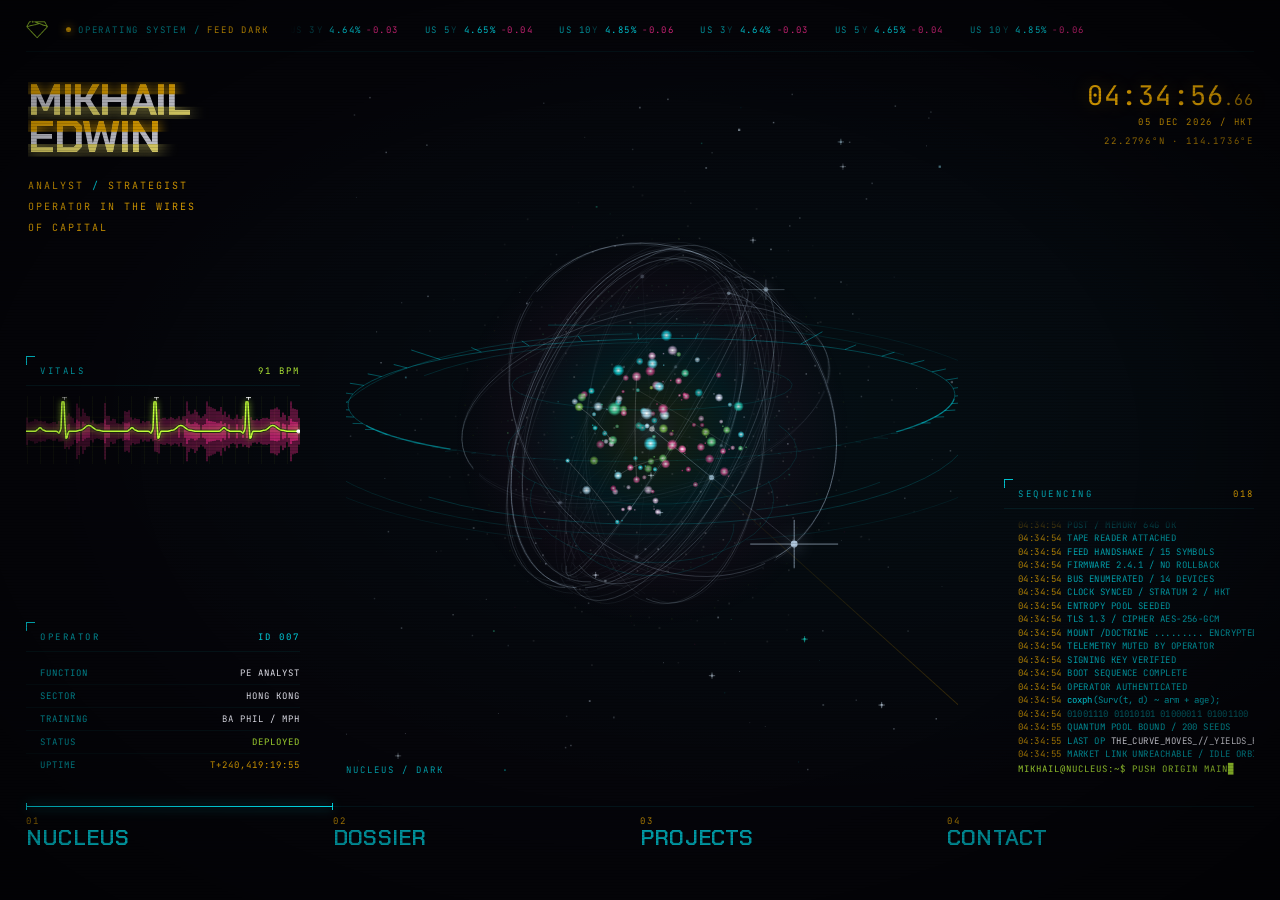
<file: index.html>
<!DOCTYPE html>
<html lang="en">
<head>
<meta charset="UTF-8" />
<meta name="viewport" content="width=device-width, initial-scale=1.0" />
<title>MIKHAIL EDWIN // NUCLEUS</title>
<meta name="description" content="Mikhail Edwin — analyst and strategist, operator in the wires of capital. Hong Kong.">
<meta name="theme-color" content="#05050a">
<meta property="og:type" content="website">
<meta property="og:site_name" content="Mikhail Edwin">
<meta property="og:title" content="MIKHAIL EDWIN">
<meta property="og:description" content="Mikhail Edwin — analyst and strategist, operator in the wires of capital. Hong Kong.">
<meta property="og:url" content="https://www.mikhailedwin.com/">
<meta name="twitter:card" content="summary">
<meta name="twitter:title" content="MIKHAIL EDWIN">
<meta name="twitter:description" content="Mikhail Edwin — analyst and strategist, operator in the wires of capital. Hong Kong.">
<link rel="canonical" href="https://www.mikhailedwin.com/">
<link rel="preconnect" href="https://fonts.googleapis.com">
<link rel="preconnect" href="https://fonts.gstatic.com" crossorigin>
<!-- Fonts must never hold up the first paint. This host is unreachable
     from some networks, and a blocking stylesheet means a blank page
     until it times out. Loaded as print, promoted on arrival; the type
     falls back to the system stack and swaps in when it lands. -->
<link href="https://fonts.googleapis.com/css2?family=Chakra+Petch:wght@300;600;700&family=JetBrains+Mono:wght@300;400;500&display=swap" rel="stylesheet" media="print" onload="this.media='all'">
<noscript><link href="https://fonts.googleapis.com/css2?family=Chakra+Petch:wght@300;600;700&family=JetBrains+Mono:wght@300;400;500&display=swap" rel="stylesheet"></noscript>
<link rel="icon" href="favicon.svg" type="image/svg+xml">
<link rel="stylesheet" href="hud.css?v=11">
<style>
/* ── Clock ────────────────────────────────────────────────── */
.clk { text-align: right; }
.clk .big {
  color: var(--amber); font-size: 27px; letter-spacing: .04em;
  font-variant-numeric: tabular-nums; line-height: 1;
  text-shadow: 0 0 18px rgba(255,184,0,.28);
}
.clk .big em { font-style: normal; color: rgba(255,184,0,.74); font-size: 15px; }
.clk .l { color: var(--am-2); font-size: 9px; letter-spacing: .2em; margin-top: 7px; }
.clk .l.date { color: var(--am-1); }

/* ── Field (the orbital ticker) ───────────────────────────── */
.field { position: relative; min-height: 0; cursor: crosshair; outline: none; }
#orb { display: block; width: 100%; height: 100%; }
.field:focus-visible { outline: 1px solid var(--mg-1); outline-offset: 4px; }

/* Warp-through: chrome falls away as the core rushes the viewer */
.hud { transition: opacity .17s ease-in, transform .28s cubic-bezier(.45,0,.9,.35), filter .17s ease-in; }
.hud.warping { opacity: 0; transform: scale(1.12); filter: blur(1.5px); }
.hud.warping .field { opacity: 1; }
.f-tag { position: absolute; bottom: 0; font-size: 9px; letter-spacing: .22em; color: var(--cy-2); pointer-events: none; }
.f-l { left: 0; }
.f-r { right: 0; text-align: right; }
.f-r b { color: var(--cy-1); font-weight: 400; }

/* ── Vitals ───────────────────────────────────────────────── */
#wave { display: block; width: 100%; height: 68px; }
</style>
</head>
<body>

<div class="hud">

  <header class="strip">
    <span class="mark"><img src="favicon.svg" alt="Mikhail Edwin" width="22" height="19"></span>
    <span class="build hide-s"><i class="pip warn" id="pip"></i>OPERATING SYSTEM / <em id="state" class="warn">INITIALISING</em></span>
    <div class="tape" id="tape" aria-hidden="true"><span class="tape-rail" id="tapeRail"></span></div>
    <span class="spacer"></span>
  </header>

  <!-- LEFT -->
  <div class="col">
    <div class="ident">
      <div class="n">
        <span class="glitch" data-text="MIKHAIL">MIKHAIL</span>
        <span class="glitch b" data-text="EDWIN">EDWIN</span>
      </div>
      <div class="r">ANALYST <i>/</i> STRATEGIST<br>OPERATOR IN THE WIRES<br>OF CAPITAL</div>
    </div>

    <div class="mod mod--vitals">
      <div class="h"><span>VITALS</span><b class="life"><span id="bpm">--</span> BPM</b></div>
      <canvas id="wave"></canvas>
    </div>

    <div class="mod mod--operator">
      <div class="h"><span>OPERATOR</span><b>ID 007</b></div>
      <div class="kv"><span class="k">FUNCTION</span><span class="v">PE ANALYST</span></div>
      <div class="kv"><span class="k">SECTOR</span><span class="v">HONG KONG</span></div>
      <div class="kv"><span class="k">TRAINING</span><span class="v">BA PHIL / MPH</span></div>
      <div class="kv"><span class="k">STATUS</span><span class="v life">DEPLOYED</span></div>
      <div class="kv"><span class="k">UPTIME</span><span class="v t" id="up">--</span></div>
    </div>
  </div>

  <!-- CENTRE FIELD -->
  <div class="field" id="field" role="button" tabindex="0"
       aria-label="Seven Eyes protocol. Opens the surveillance view.">
    <canvas id="orb"></canvas>
    <div class="f-tag f-l">NUCLEUS / <span id="f-mode">IDLE</span></div>
  </div>

  <!-- RIGHT -->
  <div class="col">
    <div class="clk">
      <div class="big"><span id="ck">00:00:00</span><em id="ms">.00</em></div>
      <div class="l date" id="dt">-- --- ----</div>
      <div class="l">22.2796&deg;N &middot; 114.1736&deg;E</div>
    </div>

    <div class="mod logmod mod--log">
      <div class="h time"><span>SEQUENCING</span><b id="seq">000</b></div>
      <div class="log" id="log"></div>
      <div class="caret" id="caret">mikhail@nucleus:~$ </div>
    </div>
  </div>

  <!-- BOTTOM MENU -->
  <nav class="menu" id="menu">
    <span class="menu-scan" id="scan"></span>
    <a class="mi on" href="#"><span class="idx">01</span><span class="t2">Nucleus</span><span class="c2">You are here</span></a>
    <a class="mi" href="dossier.html"><span class="idx">02</span><span class="t2">Dossier</span><span class="c2">Background and doctrine</span></a>
    <a class="mi" href="projects.html"><span class="idx">03</span><span class="t2">Projects</span><span class="c2">What I am building</span></a>
    <a class="mi" href="https://linkedin.com/in/mikhailedwin" target="_blank" rel="noopener"><span class="idx">04</span><span class="t2">Contact</span><span class="c2">Open the uplink</span></a>
  </nav>

</div>

<script>
(function () {
  'use strict';
  var RM = matchMedia('(prefers-reduced-motion: reduce)').matches;
  var $ = function (i) { return document.getElementById(i); };
  var lerp = function (a, b, t) { return a + (b - a) * t; };
  var LM = '193,255,58';

  /* ── Entropy ─────────────────────────────────────────────── */
  var QRN = [], qi = Math.floor(Math.random() * 9973);
  function qrand() { return QRN.length ? QRN[qi++ % QRN.length] : Math.random(); }
  // Shuffle bag: every entry comes up once before any comes up twice, and
  // the running order is different each time the bag refills. Beats plain
  // random, which clumps and repeats.
  function bagOf(arr) {
    var bag = [];
    return function () {
      if (!bag.length) {
        bag = arr.slice();
        for (var i = bag.length - 1; i > 0; i--) {
          var j = Math.floor(qrand() * (i + 1));
          var t = bag[i]; bag[i] = bag[j]; bag[j] = t;
        }
      }
      return bag.pop();
    };
  }
  fetch('quantum_rng.json?w=' + Math.floor(Date.now() / 6048e5))
    .then(function (r) { return r.json(); })
    .then(function (d) {
      if (d.values && d.values.length) {
        QRN = d.values;
        log('QUANTUM POOL BOUND / ' + d.values.length + ' SEEDS');
      }
    })
    .catch(function () { log('ENTROPY FALLBACK / PSEUDORANDOM'); });

  /* ── Clock / uptime ──────────────────────────────────────── */
  function pad(n, w) { return String(n).padStart(w || 2, '0'); }
  var fmt = new Intl.DateTimeFormat('en-GB', {
    timeZone: 'Asia/Hong_Kong', hour12: false,
    hour: '2-digit', minute: '2-digit', second: '2-digit',
    day: '2-digit', month: 'short', year: 'numeric'
  });
  var ckEl = $('ck'), msEl = $('ms'), dtEl = $('dt');
  var lastSec = -1, lastCk = '', lastDt = '', lastMs = '';
  function clock() {
    var now = Date.now();
    var sec = (now / 1000) | 0;
    if (sec !== lastSec) {                 // the expensive part, once a second
      lastSec = sec;
      var g = {};
      fmt.formatToParts(new Date(now)).forEach(function (p) { g[p.type] = p.value; });
      var ck = g.hour + ':' + g.minute + ':' + g.second;
      if (ck !== lastCk) { lastCk = ck; ckEl.textContent = ck; }
      var dt = g.day + ' ' + String(g.month).toUpperCase() + ' ' + g.year + ' / HKT';
      if (dt !== lastDt) { lastDt = dt; dtEl.textContent = dt; }
    }
    var ms = '.' + pad(Math.floor(now % 1000 / 10));
    if (ms !== lastMs) { lastMs = ms; msEl.textContent = ms; }
  }
  var BIRTH = new Date('1999-07-02T09:15:00Z').getTime();
  function uptime() {
    var s = Math.floor((Date.now() - BIRTH) / 1000);
    $('up').textContent = 'T+' + Math.floor(s / 3600).toLocaleString('en-US') + ':' + pad(s % 3600 / 60 | 0) + ':' + pad(s % 60);
  }
  uptime(); setInterval(uptime, 1000);

  /* ── Log ─────────────────────────────────────────────────── */
  var logEl = $('log'), seq = 0;
  var tfmt = new Intl.DateTimeFormat('en-GB', {
    timeZone: 'Asia/Hong_Kong', hour12: false,
    hour: '2-digit', minute: '2-digit', second: '2-digit'
  });
  function log(msg, cls) {
    var el = document.createElement('div');
    el.className = 'ln new ' + (cls || '');
    el.innerHTML = '<span class="ts">' + tfmt.format(new Date()) + '</span> ' + msg;
    logEl.appendChild(el);
    setTimeout(function () { el.classList.remove('new'); }, 360);
    while (logEl.children.length > 30) logEl.removeChild(logEl.firstChild);
    $('seq').textContent = pad(++seq % 1000, 3);
  }
  // Seed enough scrollback that the panel opens full rather than
  // with a void between the header and the first line.
  // A boot has a beginning and an end, so those stay put. Everything in
  // between is drawn fresh each load, in a fresh order, from a pool far
  // larger than the number of slots.
  var BOOT_MID = [
    'BUS ENUMERATED / 14 DEVICES',
    'KERNEL 4.1.7 / WETWARE BRIDGE OK',
    'MOUNT /nucleus  ................ OK',
    'MOUNT /doctrine ......... ENCRYPTED',
    'MOUNT /archive  ....... READ ONLY',
    'TLS 1.3 / CIPHER AES-256-GCM',
    'MARKET SOCKET OPENED',
    'FEED HANDSHAKE / 15 SYMBOLS',
    'ENTROPY POOL SEEDED',
    'CARDIO DRIVER ATTACHED',
    'CLOCK SYNCED / STRATUM 2 / HKT',
    'PAGE TABLES REBUILT / 0 FAULTS',
    'SCHEDULER ONLINE / 8 THREADS',
    'ORBITAL SOLVER LOADED',
    'COLOUR RAMP CALIBRATED',
    'TAPE READER ATTACHED',
    'YIELD CURVE PARSED / 5 TENORS',
    'CACHE WARM / 94% HIT',
    'WATCHDOG ARMED / 30s',
    'SIGNING KEY VERIFIED',
    'TELEMETRY MUTED BY OPERATOR',
    'FIRMWARE 2.4.1 / NO ROLLBACK'
  ];
  var bootBag = bagOf(BOOT_MID);
  log('POST / MEMORY 64G OK');
  var bootN = 8 + Math.floor(qrand() * 3);
  for (var bi = 0; bi < bootN; bi++) log(bootBag());
  log('BOOT SEQUENCE COMPLETE');
  log('OPERATOR AUTHENTICATED');

  /* ── The machine is always building ──────────────────────── */
  // Real data first: status.json carries the genuine last operation,
  // written by the GitHub Actions workflows. This line is actually true.
  fetch('status.json?t=' + Math.floor(Date.now() / 60000))
    .then(function (r) { return r.json(); })
    .then(function (d) { if (d.last_op) log('LAST OP <span class="s">' + d.last_op + '</span>'); })
    .catch(function () {});

  function hex(n) {
    var o = '', h = '0123456789abcdef';
    for (var i = 0; i < n; i++) o += h[Math.floor(qrand() * 16)];
    return o;
  }
  function toBin(w) {
    return w.split('').map(function (ch) {
      return ch.charCodeAt(0).toString(2).padStart(8, '0');
    }).join(' ');
  }

  var build = 470 + Math.floor(qrand() * 90);
  // Real work, in the two languages this operator actually thinks in:
  // quantitative finance and biostatistics.
  var CODE = [
    '<span class="c-k">double</span> <span class="c-f">blackScholes</span>(S,K,r,v,T) {',
    '  d1 = (log(S/K)+(r+v*v/<span class="c-n">2</span>)*T)/(v*sqrt(T));',
    'sharpe = (<span class="c-f">mean</span>(r) - rf) / <span class="c-f">stdev</span>(r);',
    'beta = <span class="c-f">cov</span>(ri, rm) / <span class="c-f">var</span>(rm);',
    '<span class="c-k">for</span> (<span class="c-k">auto</span>&amp; t : trades) pnl += t.qty * dP;',
    'var95 = <span class="c-f">percentile</span>(rets, <span class="c-n">5</span>);',
    'irr = <span class="c-f">npvSolve</span>(cf, guess=<span class="c-n">0.1</span>);',
    '<span class="c-k">const</span> dcf = cf.<span class="c-f">reduce</span>((a,c,t)=&gt;a+c/r**t);',
    'ev = mktCap + debt - cash; <span class="c-c">// EV</span>',
    '<span class="c-f">coxph</span>(Surv(t, d) ~ arm + age);',
    'hr = <span class="c-f">exp</span>(coef); <span class="c-c">// hazard ratio</span>',
    'km.<span class="c-f">fit</span>(T, event_observed=E);',
    '<span class="c-k">if</span> (p &lt; <span class="c-n">0.05</span>) <span class="c-f">rejectNull</span>();',
    'ci = [<span class="c-f">exp</span>(b-<span class="c-n">1.96</span>*se), <span class="c-f">exp</span>(b+<span class="c-n">1.96</span>*se)];',
    'auc = <span class="c-f">trapz</span>(fpr, tpr);',
    'expr = <span class="c-f">log2</span>(counts + <span class="c-n">1</span>);',
    '<span class="c-f">align</span>(seqA, seqB, BLOSUM62);',
    'power = <span class="c-f">tTestPower</span>(d=<span class="c-n">0.4</span>, n=<span class="c-n">180</span>);'
  ];
  /* ── Shell work ────────────────────────────────────────────
     Set dressing, not tooling: plausible operator commands with no
     real host behind any of them. Some carry their own reply. */
  function sh(bin, rest, out, bad) {
    var l = '<span class="sh"><span class="p">$</span> <span class="b">' + bin + '</span> ' + rest + '</span>';
    if (out) l += ' <span class="out' + (bad ? ' bad' : '') + '">' + out + '</span>';
    return l;
  }
  var OPS = [
    function () { return sh('nmap', '<span class="fl">-sS -T4 -p-</span> 10.0.<span class="fl">' + Math.floor(qrand() * 40) + '</span>.0/24',
                            '&rarr; ' + (1 + Math.floor(qrand() * 9)) + ' HOSTS UP'); },
    function () { return sh('ssh', '<span class="fl">-i</span> ~/.ssh/id_ed25519 ops@node-<span class="fl">' + pad(Math.floor(qrand() * 32), 2) + '</span>', '&rarr; AUTH OK'); },
    function () { return sh('tcpdump', "<span class=\"fl\">-i</span> eth0 'tcp port 443' <span class=\"fl\">-w</span> cap.pcap"); },
    function () { return sh('openssl', 's_client <span class="fl">-connect</span> feed:443', '&rarr; TLSv1.3 / CERT PINNED'); },
    function () { return sh('netstat', '<span class="fl">-tulpn</span> | grep LISTEN', '&rarr; ' + (2 + Math.floor(qrand() * 7)) + ' SOCKETS'); },
    function () { return sh('dig', '<span class="fl">+short</span> mikhailedwin.com', '&rarr; 104.21.' + Math.floor(qrand() * 255) + '.' + Math.floor(qrand() * 255)); },
    function () { return sh('gpg', '<span class="fl">--decrypt</span> doctrine.asc', '&rarr; GOOD SIGNATURE'); },
    function () { return sh('strace', '<span class="fl">-p</span> ' + (2000 + Math.floor(qrand() * 6000)) + ' <span class="fl">-e</span> trace=network'); },
    function () { return sh('curl', '<span class="fl">-s</span> feed/quote | jq <span class="st">\'.[] | .px\'</span>'); },
    function () { return sh('grep', '<span class="fl">-RIn</span> <span class="st">"SECRET"</span> <span class="fl">--exclude-dir=</span>.git', '&rarr; 0 MATCHES'); },
    function () { return sh('ssh-keygen', '<span class="fl">-lf</span> id_ed25519.pub', '&rarr; 256 SHA256:' + hex(6)); },
    function () { return sh('iptables', '<span class="fl">-A</span> OUTPUT <span class="fl">-p</span> tcp <span class="fl">--dport</span> 22 <span class="fl">-j</span> LOG'); },
    function () { return sh('base64', '<span class="fl">-d</span> payload.b64 | xxd | head <span class="fl">-n</span> 4'); },
    function () { return sh('awk', '<span class="st">\'{s+=$3} END {print s}\'</span> fills.csv', '&rarr; ' + (100 + Math.floor(qrand() * 900)) + 'K'); },
    function () { return sh('fail2ban-client', 'status sshd', '&rarr; ' + Math.floor(qrand() * 14) + ' BANNED'); },
    function () { return sh('rsync', '<span class="fl">-az --delete</span> ./dist node-04:/srv', '&rarr; ' + (10 + Math.floor(qrand() * 90)) + ' FILES'); },
    function () { return sh('sha256sum', 'nucleus.bin', '&rarr; ' + hex(10) + '&hellip;'); },
    function () { return sh('kill', '<span class="fl">-9</span> ' + (2000 + Math.floor(qrand() * 6000)), '&rarr; NO SUCH PROCESS', 1); },
    function () { return sh('tail', '<span class="fl">-f</span> /var/log/auth.log', '&rarr; ' + (1 + Math.floor(qrand() * 5)) + ' FAILED LOGINS', 1); },
    function () { return sh('systemctl', 'restart nucleus.service', '&rarr; ACTIVE'); }
  ];

  var CHATTER = [
    function () { return 'COMMIT <span class="s">' + hex(7) + '</span> // PUSHED'; },
    function () { return 'BUILD #' + (++build) + ' PASSED'; }
  ];
  var codeBag = bagOf(CODE), chatterBag = bagOf(CHATTER), opsBag = bagOf(OPS);
  (function chatter() {
    // Half code, half shell, punctuated by the occasional commit.
    var roll = qrand();
    var line = roll < .42 ? '<span class="code">' + codeBag() + '</span>'
             : roll < .84 ? opsBag()()
             : chatterBag()();
    log(line);
    setTimeout(chatter, 4420 + qrand() * 3380);
  })();

  var WORDS = ['MIKHAIL', 'DEPLOY', 'SIGNAL', 'CAPITAL', 'HONGKONG', 'NUCLEUS',
               'LIQUIDITY', 'MANDATE', 'CARRY', 'HAZARD', 'COHORT', 'ALPHA'];
  var wordBag = bagOf(WORDS);
  (function binary() {
    log('<span class="bin">' + toBin(wordBag()) + '</span>');
    setTimeout(binary, 14300 + qrand() * 6500);
  })();

  /* ── The terminal loses its mind ─────────────────────────
     Someone is in here editing while it runs: rows scramble,
     shear out of line, invert, and the whole panel tears its
     colour channels apart. Every effect self-heals.
     ──────────────────────────────────────────────────────── */
  var NOISE = '█▓░▒#?X!@01%$/\\<>[]{}=+*';
  var busy = 0;

  function rows() { return [].slice.call(logEl.children); }
  function pick() { var r = rows(); return r.length ? r[Math.floor(qrand() * r.length)] : null; }

  // Character scramble on a single row, then resolve.
  function scramble(el, ticks, speed) {
    if (!el || el._busy) return;
    el._busy = true; busy++;
    var html = el.innerHTML, txt = el.textContent, n = 0;
    var id = setInterval(function () {
      var ch = txt.split('');
      var hits = 2 + Math.floor(qrand() * 5);
      for (var i = 0; i < hits; i++) {
        var pos = Math.floor(Math.random() * ch.length);
        if (ch[pos] !== ' ') ch[pos] = NOISE[Math.floor(Math.random() * NOISE.length)];
      }
      el.textContent = ch.join('');
      if (++n >= ticks) {
        clearInterval(id);
        el.innerHTML = html; el._busy = false; busy--;
      }
    }, speed);
  }

  // Rows shear sideways for a beat.
  function slip(el) {
    if (!el) return;
    el.classList.add('slip');
    setTimeout(function () { el.classList.remove('slip'); }, 90 + qrand() * 120);
  }

  // A row flashes inverted, like a selection sweeping past.
  function invert(el) {
    if (!el) return;
    el.classList.add('inv');
    setTimeout(function () { el.classList.remove('inv'); }, 70 + qrand() * 90);
  }

  // Whole-panel channel tear.
  function tear() {
    logEl.classList.remove('tear');
    void logEl.offsetWidth;
    logEl.classList.add('tear');
    setTimeout(function () { logEl.classList.remove('tear'); }, 240);
  }

  // Constant low-level unrest.
  (function unrest() {
    var roll = qrand();
    if (busy < 3) {
      if (roll < .42)      scramble(pick(), 4 + Math.floor(qrand() * 4), 42);
      else if (roll < .66) slip(pick());
      else if (roll < .80) invert(pick());
    }
    setTimeout(unrest, 545 + qrand() * 1170);
  })();

  // Occasional full breakdown: several rows go at once and the panel tears.
  (function breakdown() {
    tear();
    var r = rows(), hit = Math.min(r.length, 3 + Math.floor(qrand() * 3));
    for (var i = 0; i < hit; i++) {
      (function (d) {
        setTimeout(function () {
          var el = r[r.length - 1 - d];
          scramble(el, 6 + Math.floor(qrand() * 5), 34);
          if (qrand() > .55) slip(el);
        }, d * 55);
      })(i);
    }
    setTimeout(breakdown, 9100 + qrand() * 11700);
  })();

  // The caret occasionally types a phantom command and gets denied.
  (function phantom() {
    var CMDS = ['recompile --core', 'trace 0x7ffd', 'patch nucleus.c', 'fit cox --robust',
                'push origin main', 'solve irr --newton', 'seq align --local'];
    var el = $('caret'), base = 'mikhail@nucleus:~$ ';
    var cmd = CMDS[Math.floor(qrand() * CMDS.length)], i = 0;
    var id = setInterval(function () {
      el.textContent = base + cmd.slice(0, ++i);
      if (i >= cmd.length) {
        clearInterval(id);
        setTimeout(function () { el.textContent = base; }, 900 + qrand() * 1200);
      }
    }, 55);
    setTimeout(phantom, 11700 + qrand() * 10400);
  })();

  /* ══════════════════════════════════════════════════════════
     MARKET
     ══════════════════════════════════════════════════════════ */
  var FH = 'd81kbb9r01qrojfbudjgd81kbb9r01qrojfbudk0';
  var EQ = ['NVDA','MSFT','AAPL','TSLA','META','BX','KKR','JPM','BABA','XOM','LLY','COIN'];
  var mkt = {}, feed = [];

  function get(url) {
    var c = new AbortController(), k = setTimeout(function () { c.abort(); }, 7000);
    return fetch(url, { signal: c.signal })
      .then(function (r) { clearTimeout(k); return r.ok ? r.json() : null; })
      .catch(function () { clearTimeout(k); return null; });
  }
  function money(n) {
    if (n == null) return '---';
    return '$' + (Math.abs(n) >= 10000
      ? n.toLocaleString('en-US', { maximumFractionDigits: 0 })
      : n.toLocaleString('en-US', { minimumFractionDigits: 2, maximumFractionDigits: 2 }));
  }
  function pctf(p) { return (p >= 0 ? '+' : '') + p.toFixed(2) + '%'; }

  function loadEq() {
    var jobs = [];
    for (var i = 0; i < EQ.length; i += 8) (function (b, k) {
      jobs.push(new Promise(function (res) {
        setTimeout(function () {
          Promise.all(b.map(function (s) {
            return get('https://finnhub.io/api/v1/quote?symbol=' + s + '&token=' + FH)
              .then(function (j) { if (j && j.c) mkt[s] = { price: j.c, pct: j.dp == null ? null : j.dp }; });
          })).then(res);
        }, k * 250);
      }));
    })(EQ.slice(i, i + 8), i / 8);
    return Promise.all(jobs);
  }
  function loadCx() {
    return get('https://api.coingecko.com/api/v3/simple/price?ids=bitcoin,ethereum,solana&vs_currencies=usd&include_24hr_change=true')
      .then(function (j) {
        if (!j) return;
        if (j.bitcoin)  mkt['BTC'] = { price: j.bitcoin.usd,  pct: j.bitcoin.usd_24h_change };
        if (j.ethereum) mkt['ETH'] = { price: j.ethereum.usd, pct: j.ethereum.usd_24h_change };
        if (j.solana)   mkt['SOL'] = { price: j.solana.usd,   pct: j.solana.usd_24h_change };
      });
  }

  function render() {
    var rows = Object.keys(mkt).map(function (s) { return { s: s, d: mkt[s] }; })
      .filter(function (r) { return r.d && r.d.pct != null; })
      .sort(function (a, b) { return b.d.pct - a.d.pct; });

    if (!rows.length) {
      var st = $('state'); st.textContent = 'FEED DARK'; st.className = 'warn';
      $('pip').className = 'pip warn';
      $('f-mode').textContent = 'DARK';
      log('MARKET LINK UNREACHABLE / IDLE ORBIT');
      return;
    }

    var st2 = $('state'); st2.textContent = 'ONLINE'; st2.className = '';
    $('pip').className = 'pip';
    var top = rows[0], low = rows[rows.length - 1];

    var vol = rows.reduce(function (a, r) { return a + Math.abs(r.d.pct); }, 0) / rows.length;
    $('f-mode').textContent = vol > 2 ? 'VOLATILE' : 'STABLE';

    // Volatility sets the CENTRE of the heart-rate band, not a fixed value
    bpmCentre = Math.max(76, Math.min(102, 78 + vol * 8));
    charge = Math.min(1, .3 + vol / 5);
    bind(rows);
    emitPulse();
    feed = rows.slice();
    log('SNAPSHOT / ' + rows.length + ' SYMBOLS / VOL ' + vol.toFixed(2) + '%');
  }

  /* ── Sovereign yields ──────────────────────────────────────
     Neither the Treasury nor FRED will answer a browser, so a
     scheduled job pulls them and leaves bonds.json on our own origin. */
  var bonds = [];
  function loadBonds() {
    return get('bonds.json?d=' + Math.floor(Date.now() / 216e5))
      .then(function (j) { if (j && j.rows) bonds = j.rows; });
  }

  var TAPE_NAME = { US3Y: 'US 3', US5Y: 'US 5', US10Y: 'US 10', CN10Y: 'CN 10', IN10Y: 'IN 10' };

  function tape() {
    var rail = $('tapeRail');
    if (!rail) return;
    var out = [];

    bonds.forEach(function (b) {
      if (b.val == null) return;
      var cls = b.chg == null ? '' : (b.chg >= 0 ? 'up' : 'dn');
      var ch = b.chg == null ? '' :
        '<span class="c ' + cls + '">' + (b.chg >= 0 ? '+' : '') + b.chg.toFixed(2) + '</span>';
      out.push('<span class="tk y' + (b.stale ? ' stale' : '') + '">' +
               '<span class="s">' + (TAPE_NAME[b.sym] || b.sym) + '</span>' +
               '<span class="p">' + b.val.toFixed(2) + '%</span>' + ch + '</span>');
    });

    Object.keys(mkt).forEach(function (k) {
      var d = mkt[k];
      if (!d || d.pct == null) return;
      out.push('<span class="tk">' +
               '<span class="s">' + k + '</span>' +
               '<span class="p">' + money(d.price) + '</span>' +
               '<span class="c ' + (d.pct >= 0 ? 'up' : 'dn') + '">' + pctf(d.pct) + '</span></span>');
    });

    if (!out.length) {
      rail.innerHTML = '<span class="tk"><span class="s">TAPE</span>' +
                       '<span class="p">AWAITING FEED</span></span>';
      return;
    }
    // Twice through, so the halfway wrap is seamless.
    var run = out.join('');
    rail.innerHTML = run + run;
    // Constant crawl speed regardless of how much is on the rail.
    var half = rail.scrollWidth / 2;
    if (half > 0) rail.style.animationDuration = Math.max(24, half / 32).toFixed(1) + 's';
  }

  function refresh() {
    // Yields come off our own origin and land immediately; the market legs
    // can take seconds or never answer at all. Paint as each arrives rather
    // than holding an empty rail hostage to the slowest one.
    loadBonds().then(tape);
    Promise.all([loadEq(), loadCx()]).then(function () { render(); tape(); });
  }
  refresh();
  setInterval(refresh, 90000);

  var fi = 0;
  setInterval(function () {
    if (!feed.length) return;
    var r = feed[fi++ % feed.length];
    log('<span class="s">' + r.s + '</span> ' + money(r.d.price) +
        ' <span class="n">' + pctf(r.d.pct) + '</span>', r.d.pct >= 0 ? 'up' : 'dn');
  }, 3640);

  /* ══════════════════════════════════════════════════════════
     THE NUCLEUS
     A 3D atom where hue carries data. Each symbol is an electron
     on its own precessing, inclined orbit; its colour is its
     performance on a continuous ramp:

        lime ── cyan ── pale ── rose ── magenta
        strong gain          flat          deep loss

     so a green day turns the whole atom lime and a bloodbath
     turns it magenta. The core runs a temperature gradient from
     white-hot centre out to the shell edge. Amber is never used
     here: it belongs to the time domain.
     ══════════════════════════════════════════════════════════ */
  var oCv = $('orb'), OG = null;
  oCv.style.cursor = 'crosshair';
  var bodies = [], charge = .3, spin = 0, coreRot = 0;
  // The outermost ring lives in the same space as the orbits rather than
  // being painted flat on the glass, so it can revolve and tumble at once.
  var ring = { rad: 1.42, inc: 0, ci: 1, si: 0, node: 0, prec: 0 }, ringPh = 0;

  /* ── THE BLOOM ─────────────────────────────────────────────
     A second state for the nucleus. For a few seconds it stops
     being an instrument and becomes geometry: kaleidoscopic,
     recursive, curving, and at the peak no longer bound to the
     palette at all. It is still a readout though. How often it
     opens and how far it goes are both set by how hard the
     market is moving, so the machine comes apart when the tape
     does. Every frequency in here sits far below 3Hz on purpose.
     ────────────────────────────────────────────────────────── */
  var psy = 0, psyT = 0, psyPeak = 0, psyHold = 0, psyNext = 10 + Math.random() * 14;
  var dwell = 0, dwellOn = false, lastHX = -9999, lastHY = -9999;
  var pbufA = null, pbufB = null, maskCv = null;
  var dimGrad = null, dimW = 0, dimH = 0, bloomTick = 0;
  var CAN_FILTER = (function () {
    try {
      var cc = document.createElement('canvas').getContext('2d');
      cc.filter = 'hue-rotate(90deg)';
      return cc.filter !== 'none' && cc.filter !== '';
    } catch (e) { return false; }
  })();

  var hoverX = -9999, hoverY = -9999, hoverBody = null;
  var fieldHot = false;
  var sweep = 0;
  var zoom = 0, zoomT0 = 0, warping = false;
  var FLARE = true;                       // dropped first if frames slip

  var camTX = 0, camTY = 0, camX = 0, camY = 0;
  var PARALLAX = matchMedia('(pointer: fine)').matches && !RM;
  if (PARALLAX) {
    addEventListener('pointermove', function (e) {
      camTX = (e.clientX / innerWidth - .5) * 2;
      camTY = (e.clientY / innerHeight - .5) * 2;
    }, { passive: true });
  }

  /* ── Tilt ──────────────────────────────────────────────────
     On a phone there is no cursor to lead the camera, so the
     handset itself becomes the cursor: tilt it and the atom leans
     with you. The first reading is taken as level, whatever way
     you happen to be holding it, and that neutral drifts very
     slowly so settling into a new position re-centres rather than
     pinning the view at the edge. iOS needs to be asked first,
     and asking has to come from a tap. */
  var tiltOn = false, tiltCal = false, tilt0x = 0, tilt0y = 0;
  function onTilt(e) {
    if (e.beta == null && e.gamma == null) return;
    var bB = e.beta || 0, gG = e.gamma || 0;
    var ang = (screen.orientation && screen.orientation.angle) || window.orientation || 0;
    var tx, ty;
    if (ang === 90)                       { tx =  bB; ty = -gG; }
    else if (ang === -90 || ang === 270)  { tx = -bB; ty =  gG; }
    else if (ang === 180)                 { tx = -gG; ty = -bB; }
    else                                  { tx =  gG; ty =  bB; }
    if (!tiltCal) { tilt0x = tx; tilt0y = ty; tiltCal = true; }
    else { tilt0x += (tx - tilt0x) * .0009; tilt0y += (ty - tilt0y) * .0009; }
    var dx = (tx - tilt0x) / 26, dy = (ty - tilt0y) / 26;
    camTX = dx < -1 ? -1 : dx > 1 ? 1 : dx;
    camTY = dy < -1 ? -1 : dy > 1 ? 1 : dy;
    tiltOn = true;
  }

  var tiltTag = null;
  function armTilt() {
    addEventListener('deviceorientation', onTilt, { passive: true });
    if (tiltTag) { tiltTag.remove(); tiltTag = null; }
  }
  if (!RM && !PARALLAX && typeof DeviceOrientationEvent !== 'undefined') {
    if (typeof DeviceOrientationEvent.requestPermission === 'function') {
      // iOS. Offer it rather than ambushing them with a system prompt, and
      // keep the control out of the way of the tap that opens Seven Eyes.
      tiltTag = document.createElement('button');
      tiltTag.className = 'tilt-arm';
      tiltTag.type = 'button';
      tiltTag.textContent = 'TILT TO ORBIT';
      tiltTag.addEventListener('click', function (ev) {
        ev.stopPropagation(); ev.preventDefault();
        DeviceOrientationEvent.requestPermission()
          .then(function (r) { if (r === 'granted') armTilt(); else tiltTag.textContent = 'TILT DENIED'; })
          .catch(function () { tiltTag.textContent = 'TILT UNAVAILABLE'; });
      });
      fieldEl0().appendChild(tiltTag);
    } else {
      armTilt();                       // Android and the rest just work
    }
  }
  function fieldEl0() { return document.getElementById('field'); }

  /* ── The performance ramp ─────────────────────────────────
     -1 (deep loss) .. 0 (flat) .. +1 (strong gain)            */
  var STOPS = [
    [-1.00, 255,  45, 146],   // magenta
    [-0.45, 255, 105, 175],   // rose
    [ 0.00, 190, 214, 236],   // pale, inert
    [ 0.45,   0, 240, 255],   // cyan
    [ 1.00, 193, 255,  58]    // lime
  ];
  function rampRaw(t) {
    t = Math.max(-1, Math.min(1, t));
    for (var i = 0; i < STOPS.length - 1; i++) {
      var a = STOPS[i], b = STOPS[i + 1];
      if (t <= b[0]) {
        var f = (t - a[0]) / (b[0] - a[0]);
        return [
          Math.round(a[1] + (b[1] - a[1]) * f),
          Math.round(a[2] + (b[2] - a[2]) * f),
          Math.round(a[3] + (b[3] - a[3]) * f)
        ];
      }
    }
    return [193, 255, 58];
  }

  /* Colours are looked up thousands of times a frame. Building a fresh
     array and a fresh 'rgba(...)' string every time was handing the
     garbage collector roughly three thousand objects per frame, which
     is what turns a steady renderer into an occasionally stuttering
     one. The ramp is now a fixed table and every colour carries its own
     cache of alpha strings, so a lookup allocates nothing at all. */
  function mkCol(r, g, b) { return { r: r, g: g, b: b, css: new Array(65) }; }
  var RAMPN = 192, RAMPT = new Array(RAMPN + 1);
  for (var ri = 0; ri <= RAMPN; ri++) {
    var rc0 = rampRaw((ri / RAMPN) * 2 - 1);
    RAMPT[ri] = mkCol(rc0[0], rc0[1], rc0[2]);
  }
  function ramp(t) {
    return RAMPT[t <= -1 ? 0 : t >= 1 ? RAMPN : (((t + 1) * .5 * RAMPN) + .5) | 0];
  }
  function rgba(c, a) {
    var ai = a <= 0 ? 0 : a >= 1 ? 64 : (a * 64 + .5) | 0;
    return c.css[ai] || (c.css[ai] = 'rgba(' + c.r + ',' + c.g + ',' + c.b + ',' +
                                     (ai / 64).toFixed(3) + ')');
  }
  var PALE = mkCol(190, 214, 236), MGC = mkCol(255, 45, 146), WHT = mkCol(255, 255, 255);

  /* A hundred and four nucleons were each building their own radial
     gradient every frame. Gradients are objects and building them is not
     free, so they are pre-rendered once into a small atlas instead and
     blitted. Twenty-four hue steps is far finer than the eye can follow
     on a four pixel dot. */
  var STARC = mkCol(214, 232, 248);
  var SPRN = 24, SPRR = 40, SPR = new Array(SPRN + 1);
  (function () {
    for (var i = 0; i <= SPRN; i++) {
      var col = i === SPRN ? MGC : RAMPT[Math.round((i / (SPRN - 1)) * RAMPN)];
      var cv = document.createElement('canvas');
      cv.width = cv.height = SPRR * 2;
      var g = cv.getContext('2d');
      var gr = g.createRadialGradient(SPRR, SPRR, 0, SPRR, SPRR, SPRR);
      gr.addColorStop(0, 'rgba(255,255,255,1)');
      gr.addColorStop(.55, 'rgba(' + col.r + ',' + col.g + ',' + col.b + ',.82)');
      gr.addColorStop(1, 'rgba(' + col.r + ',' + col.g + ',' + col.b + ',0)');
      g.fillStyle = gr;
      g.fillRect(0, 0, SPRR * 2, SPRR * 2);
      SPR[i] = cv;
    }
  })();

  /* ── Starfield: cheap parallax depth behind everything ──── */
  var STARS = 300, stars = [];
  for (var si = 0; si < STARS; si++) {
    stars.push({ x: qrand() * 2 - 1, y: qrand() * 2 - 1, d: .3 + qrand() * .7, f: .2 + qrand() * .8,
                 tw: .35 + qrand() * 1.5, tp: qrand() * 6.28,   // its own twinkle
                 hue: qrand() });                               // a few are not white
  }

  /* ── Core contents ───────────────────────────────────────── */
  var NUCLEONS = 104, nucleons = [];
  for (var n = 0; n < NUCLEONS; n++) {
    var u = qrand() * 2 - 1, ph = qrand() * Math.PI * 2;
    var rr = Math.cbrt(qrand()) * .92, sq = Math.sqrt(Math.max(0, 1 - u * u));
    nucleons.push({
      x: Math.cos(ph) * sq * rr, y: u * rr, z: Math.sin(ph) * sq * rr,
      r: 1.5 + qrand() * 2.3,
      tone: (n / (NUCLEONS - 1) + (qrand() - .5) * .12), // even spread across the ramp
      jf: .5 + qrand() * 1.6, jp: qrand() * 6.28,
      sat: qrand() > .55,                 // carries a satellite
      sp: 1 + qrand() * 2.4, spp: qrand() * 6.28,
      tf: .18 + qrand() * .55, tp: qrand() * 6.28,   // slow hue wander
      fl: 0, flTone: 0                                // transient snap to another hue
    });
  }
  function shell(count, spread) {
    var out = [], ga = Math.PI * (3 - Math.sqrt(5));
    for (var i = 0; i < count; i++) {
      var y = 1 - (i / (count - 1)) * 2;
      var r = Math.sqrt(Math.max(0, 1 - y * y)), th = ga * i * spread;
      out.push({ x: Math.cos(th) * r, y: y, z: Math.sin(th) * r, f: .25 + qrand() * .75 });
    }
    return out;
  }
  var cloud = shell(430, 1), halo = shell(210, 1.7), mist = shell(150, 2.3);
  var pulses = [];
  function emitPulse() { pulses.push({ r: 0, a: 1 }); }

  /* ══════════════════════════════════════════════════════════
     QUALITY GOVERNOR
     Unthrottled this renderer uses 1.8ms of a 16.6ms frame, so the
     script is not the problem on a good machine. On a slow one the
     cost is pixels: the canvas is drawn at up to twice the display
     resolution, which is four times the fill. So watch the frame
     clock and, if it keeps missing, rasterise less. Step back up
     when it recovers. Hysteresis on both directions so it settles
     instead of flapping.
     ══════════════════════════════════════════════════════════ */
  var QUAL = 3;                      // 3 full, 0 threadbare
  var QDPR  = [1, 1.25, 1.5, 2];     // backing store cap per level
  var QSHEL = [3, 2, 1, 1];          // draw every Nth shell point
  var QSTAR = [.34, .55, .78, 1];    // fraction of the starfield
  var QTICK = [0, 28, 56, 84];       // graduations on the outer ring
  var frameEMA = 16.7, qGood = 0, qBad = 0;

  function governor(ms) {
    if (RM) return;
    // While the nucleus is open it is meant to be expensive. Feeding that
    // cost back in here let the bloom demote itself, and a demoted machine
    // stops blooming, so it never got the chance to earn its way back.
    if (psy > .002) { qBad = 0; return; }
    frameEMA += (Math.min(ms, 100) - frameEMA) * .05;
    if (frameEMA > 23 && QUAL > 0) {
      if (++qBad > 45) { QUAL--; qBad = qGood = 0; frameEMA = 16.7; sizeAll(); }
    } else qBad = 0;
    if (frameEMA < 14 && QUAL < 3) {
      if (++qGood > 240) { QUAL++; qGood = qBad = 0; frameEMA = 16.7; sizeAll(); }
    } else qGood = 0;
  }

  function fit(cv) {
    var d = Math.min(devicePixelRatio || 1, QDPR[QUAL]);
    var w = cv.clientWidth, h = cv.clientHeight;
    cv.width = Math.max(1, w * d); cv.height = Math.max(1, h * d);
    var c = cv.getContext('2d');
    c.setTransform(d, 0, 0, d, 0, 0);
    return { c: c, w: w, h: h };
  }

  /* ── 3D ──────────────────────────────────────────────────── */
  var OP = { x: 0, y: 0, z: 0 };
  function orbitPoint(b, theta, dinc) {
    var ci = b.ci, si = b.si;
    if (dinc) { var ii = b.inc + dinc; ci = Math.cos(ii); si = Math.sin(ii); }
    var ox = Math.cos(theta) * b.rad, oy = Math.sin(theta) * b.rad;
    var y1 = oy * ci, z1 = oy * si;
    var node = b.node + b.prec;                   // precession
    var cn = Math.cos(node), sn = Math.sin(node);
    OP.x = ox * cn + z1 * sn; OP.y = y1; OP.z = -ox * sn + z1 * cn;
    return OP;
  }
  var cy_, sy_, cp_, sp_;
  function setCam(yaw, pitch) {
    cy_ = Math.cos(yaw); sy_ = Math.sin(yaw);
    cp_ = Math.cos(pitch); sp_ = Math.sin(pitch);
  }
  /* Projection runs many thousands of times a frame. It used to be handed
     a fresh object and hand one back, so the two of them together were the
     single largest source of garbage in the renderer. It now writes into a
     scratch record and returns that. Anything that needs to KEEP a result
     past the next call has to copy it: see cpPt below. */
  var PT = { x: 0, y: 0, z: 0, s: 0 };
  var RTK = { rad: 0, ci: 1, si: 0, node: 0, prec: 0 };
  function project3(px, py, pz, cx, cy, R) {
    var x1 = px * cy_ - pz * sy_;
    var z1 = px * sy_ + pz * cy_;
    var y1 = py * cp_ - z1 * sp_;
    var z2 = py * sp_ + z1 * cp_;
    var persp = 1 / (2.5 - z2 * .85);
    PT.x = cx + x1 * R * persp * 1.92;
    PT.y = cy + y1 * R * persp * 1.92;
    PT.z = z2; PT.s = persp;
    return PT;
  }
  function project(p, cx, cy, R) { return project3(p.x, p.y, p.z, cx, cy, R); }
  function cpPt(p) { return { x: p.x, y: p.y, z: p.z, s: p.s }; }

  /* ── Bodies ──────────────────────────────────────────────── */
  function makeBody(sym, pct, price, mag, norm, i, total) {
    var inc = (-.62 + (i / Math.max(1, total - 1)) * 1.24) + (qrand() - .5) * .3;
    return {
      sym: sym, pct: pct, price: price, norm: norm,
      col: ramp(norm),
      rad: .64 + mag * .56,
      sp: .16 + mag * .52,
      th: qrand() * Math.PI * 2,
      size: 1.9 + mag * 3.4,
      dim: sym === null,
      hot: 0, near: false,
      inc: inc, ci: Math.cos(inc), si: Math.sin(inc),
      node: qrand() * Math.PI * 2, prec: 0,
      precSp: (qrand() - .5) * .09,
      moon: false, moonTh: qrand() * 6.28,
      wf: .5 + qrand() * 1.7, wp: qrand() * 6.28,
      motes: [qrand() * 6.28, qrand() * 6.28, qrand() * 6.28, qrand() * 6.28, qrand() * 6.28],
      trail: [], tlen: 10 + Math.round(mag * 24)
    };
  }
  function idle() {
    bodies = [];
    for (var i = 0; i < 9; i++) {
      bodies.push(makeBody(null, 0, null, .3 + qrand() * .35, (i % 2 ? -.35 : .35), i, 9));
    }
  }
  idle();

  function bind(rows) {
    var max = Math.max(1.2, rows.reduce(function (m, r) { return Math.max(m, Math.abs(r.d.pct)); }, 0));
    bodies = rows.map(function (r, i) {
      var mag = Math.abs(r.d.pct) / max;
      return makeBody(r.s, r.d.pct, r.d.price, mag, r.d.pct / max, i, rows.length);
    });
    // The three biggest movers each carry a moon.
    bodies.slice().sort(function (a, b) { return Math.abs(b.pct) - Math.abs(a.pct); })
      .slice(0, 3).forEach(function (b) { b.moon = true; });
  }

  /* ══════════════════════════════════════════════════════════
     RENDER
     ══════════════════════════════════════════════════════════ */
  function drawField(t, dt) {
    var c = OG.c, W = OG.w, H = OG.h;
    var cx = W * .5, cy = H * .5;
    var R = Math.min(W * .40, H * .48);
    c.clearRect(0, 0, W, H);

    if (warping) {
      var zp = Math.min(1, (t * 1000 - zoomT0) / 280);
      zoom = zp * zp * zp;
      R *= 1 + zoom * 22;

    }

    camX = lerp(camX, camTX, .045);
    camY = lerp(camY, camTY, .045);
    setCam(camX * .85 + spin, -.34 + camY * .55);
    spin += dt * .05; coreRot += dt * .12; sweep += dt * .55;
    ringPh += dt * .21; ring.node += dt * .075;
    ring.inc = -1.12 + Math.sin(t * .105) * .34;
    ring.ci = Math.cos(ring.inc); ring.si = Math.sin(ring.inc);
    cx += camX * 22; cy += camY * 12;

    /* ── Bloom scheduling ─────────────────────────────────
       psyT is where it wants to be, psy walks there over 1.5s so
       it can never snap. psyPeak is the ceiling volatility allows. */
    if (RM || warping) { psy = psyT = 0; dwell = 0; dwellOn = false; }
    else {
      // Dwell: rest the pointer on the very centre and it opens.
      if (PARALLAX && hoverX > -9000) {
        var ddx = hoverX - W * .5, ddy = hoverY - H * .5;
        var atCore = Math.hypot(ddx, ddy) < R * .34;
        var still = Math.abs(hoverX - lastHX) < 7 && Math.abs(hoverY - lastHY) < 7;
        dwell = (atCore && still) ? dwell + dt : 0;
        lastHX = hoverX; lastHY = hoverY;
      } else dwell = 0;
      dwellOn = dwell > 1.1;

      if (dwellOn) { psyT = 1; psyPeak = 1; }
      else if (psyT > 0) { psyHold -= dt; if (psyHold <= 0) psyT = 0; }
      else {
        psyNext -= dt;
        if (psyNext <= 0) {
          psyT = 1;
          psyPeak = .55 + charge * .45;              // volatility sets the ceiling
          psyHold = 6 + Math.random() * 4;
          psyNext = (42 + Math.random() * 34) / (.6 + charge);   // and the spacing
          log('GEOMETRY UNBOUND / NUCLEUS OFF LEASH');
        }
      }
      var step = dt / 1.5;                            // full travel takes 1.5s
      psy += Math.max(-step, Math.min(step, psyT - psy));
    }

    var hot = fieldHot ? 1 : 0;
    var accent = hot ? '255,45,146' : '0,240,255';
    var fade = 1 - zoom;

    /* ── 1. Starfield ────────────────────────────────────── */
    var nStars = (stars.length * QSTAR[QUAL]) | 0;
    for (var s0 = 0; s0 < nStars; s0++) {
      var st = stars[s0];
      var sx = cx + (st.x * W * .62) - camX * 34 * st.d;
      var sy2 = cy + (st.y * H * .62) - camY * 20 * st.d;
      // Twinkle: a slow beat with a faster one folded in, so no two agree.
      var tw = RM ? .68 : .5 + (Math.sin(t * st.tw + st.tp) * .5 + .5) * .5
                        + Math.sin(t * st.tw * 3.7 + st.tp * 2) * .12;
      var a3 = Math.max(0, (.16 + st.f * .40 * st.d) * tw) * fade;
      // Most are cold white; a scattered few pick up the ramp.
      c.fillStyle = rgba(st.hue > .84 ? ramp(st.hue * 6 - 5.1) : STARC, a3);
      var ss = (st.d < .55 ? 1 : 1.5) + (tw > .92 ? .8 : 0);
      c.fillRect(sx, sy2, ss, ss);
      if (tw > .96 && st.d > .55) {          // the brightest moments spike
        c.fillRect(sx - 2, sy2 + ss / 2 - .5, ss + 4, 1);
        c.fillRect(sx + ss / 2 - .5, sy2 - 2, 1, ss + 4);
      }
    }

    /* ── 2. Scaffold ─────────────────────────────────────── */
    var sqz = .30 + camY * .16;
    c.save(); c.translate(cx, cy);
    [[1.30,.16,.13,2.1],[1.44,.10,-.09,1.4],[1.18,.13,.21,.9],[1.56,.07,-.05,2.6]]
      .forEach(function (g, gi) {
        var a0 = t * g[2] + gi * 1.7;
        c.strokeStyle = 'rgba(' + accent + ',' + ((g[1] + hot * .1) * fade).toFixed(3) + ')';
        c.lineWidth = 1;
        c.beginPath(); c.ellipse(0, 0, R * g[0], R * g[0] * sqz, 0, a0, a0 + g[3]); c.stroke();
        c.beginPath(); c.ellipse(0, 0, R * g[0], R * g[0] * sqz, 0, a0 + Math.PI, a0 + Math.PI + g[3] * .6); c.stroke();
      });
    c.restore();

    /* ── The outer ring, revolving and tumbling ──────────── */
    c.lineWidth = 1;
    var rp = [];
    for (var rk = 0; rk <= 128; rk++) rp.push(cpPt(project(orbitPoint(ring, rk / 128 * Math.PI * 2), cx, cy, R)));
    for (var rj = 1; rj <= 128; rj++) {
      var pA = rp[rj - 1], pB = rp[rj];
      var dep2 = (pA.z + pB.z) * .5;
      c.strokeStyle = 'rgba(' + accent + ',' + (((dep2 < 0 ? .08 : .26) + hot * .10) * fade).toFixed(3) + ')';
      c.beginPath(); c.moveTo(pA.x, pA.y); c.lineTo(pB.x, pB.y); c.stroke();
    }

    // Graduations revolve around the ring independently of the tumble.
    // Only two tick styles exist, so build their colours once rather than
    // once per tick.
    var tkBack  = 'rgba(' + accent + ',' + ((.10 + hot * .14) * fade).toFixed(3) + ')';
    var tkFront = 'rgba(' + accent + ',' + ((.34 + hot * .14) * fade).toFixed(3) + ')';
    var nTk = QTICK[QUAL];
    for (var rt = 0; rt < nTk; rt++) {
      var rth = rt / nTk * Math.PI * 2 + ringPh;
      // project3 returns a shared scratch record, so these have to be read
      // out before the next call overwrites them.
      var tp0 = project(orbitPoint(ring, rth), cx, cy, R);
      var tkx = tp0.x, tky = tp0.y, tkz = tp0.z;
      var maj = rt % 7 === 0;
      // Outward along the ring's own plane, not the screen's, so the
      // graduations lie flat on it as it tumbles.
      RTK.rad = ring.rad * (maj ? 1.075 : 1.032);
      RTK.ci = ring.ci; RTK.si = ring.si; RTK.node = ring.node;
      var outer = project(orbitPoint(RTK, rth), cx, cy, R);
      c.strokeStyle = tkz < 0 ? tkBack : tkFront;
      c.beginPath();
      c.moveTo(tkx, tky);
      c.lineTo(outer.x, outer.y);
      c.stroke();
    }

    // Two brackets ride the ring, a half turn apart.
    c.lineWidth = 1.4;
    c.strokeStyle = 'rgba(' + accent + ',' + ((.40 + hot * .3) * fade).toFixed(3) + ')';
    [0, Math.PI].forEach(function (o) {
      c.beginPath();
      for (var bq = 0; bq <= 14; bq++) {
        var bp = project(orbitPoint(ring, o - ringPh * .6 - .30 + bq / 14 * .60), cx, cy, R);
        bq === 0 ? c.moveTo(bp.x, bp.y) : c.lineTo(bp.x, bp.y);
      }
      c.stroke();
    });
    c.lineWidth = 1;

    /* ── Shockwaves ──────────────────────────────────────── */
    for (var pz = pulses.length - 1; pz >= 0; pz--) {
      var pu = pulses[pz];
      pu.r += dt * 1.15; pu.a -= dt * .62;
      if (pu.a <= 0) { pulses.splice(pz, 1); continue; }
      c.save(); c.translate(cx, cy);
      c.strokeStyle = 'rgba(' + accent + ',' + (pu.a * .30 * fade).toFixed(3) + ')';
      c.lineWidth = 1;
      c.beginPath(); c.ellipse(0, 0, R * pu.r * 1.5, R * pu.r * 1.5 * sqz, 0, 0, Math.PI * 2); c.stroke();
      c.restore();
    }
    if (!RM && qrand() < dt * .22) emitPulse();

    /* ── 3. Advance bodies ───────────────────────────────── */
    var drawn = [];
    for (var i = 0; i < bodies.length; i++) {
      var b = bodies[i];
      var rate = RM ? 1 : 1 + Math.sin(t * b.wf + b.wp) * .22;
      b.th += dt * b.sp * rate;
      b.prec += dt * b.precSp;
      b.moonTh += dt * 2.6;
      var pt = project(orbitPoint(b, b.th), cx, cy, R);
      b.px = pt.x; b.py = pt.y; b.pz = pt.z; b.ps = pt.s;
      b.trail.push({ x: pt.x, y: pt.y });
      if (b.trail.length > b.tlen) b.trail.shift();

      var ang = Math.atan2(b.py - cy, b.px - cx);
      var d0 = ((sweep - ang) % 6.2832 + 6.2832) % 6.2832;
      if (d0 < .34) b.hot = 1;
      b.hot = Math.max(0, b.hot - dt * 1.6);
      b.near = Math.abs(hoverX - b.px) < 24 && Math.abs(hoverY - b.py) < 20;
      drawn.push(b);
    }
    hoverBody = drawn.filter(function (x) { return x.near && x.sym; })[0] || null;

    /* ── 4. Spokes + probability haze + tracks (behind) ──── */
    c.lineWidth = 1;
    drawn.forEach(function (b) {
      var col = b.dim ? PALE : b.col;
      c.strokeStyle = rgba(col, ((b.pz < 0 ? .035 : .075) + b.hot * .10) * fade);
      c.beginPath(); c.moveTo(cx, cy); c.lineTo(b.px, b.py); c.stroke();
    });

    function strand(b, behind, dinc, alpha, col) {
      c.beginPath();
      var started = false;
      for (var q = 0; q <= 76; q++) {
        var pp = project(orbitPoint(b, q / 76 * Math.PI * 2, dinc), cx, cy, R);
        if ((pp.z < 0) !== behind) { started = false; continue; }
        if (!started) { c.moveTo(pp.x, pp.y); started = true; } else c.lineTo(pp.x, pp.y);
      }
      c.strokeStyle = rgba(col, alpha);
      c.stroke();
    }

    function track(b, behind) {
      var col = b.dim ? PALE : b.col;
      c.lineWidth = 1;
      var lit = ((behind ? .08 : .20) + (b.near ? .30 : 0) + b.hot * .14) * fade;

      // A band, not a wire: two ghost strands either side of the true path,
      // breathing slowly so the shell reads as a region of probability.
      var spread = .050 + Math.sin(t * .34 + b.node) * .022;
      strand(b, behind, -spread, lit * .30, col);
      strand(b, behind,  spread, lit * .30, col);
      strand(b, behind, 0, lit, col);

      if (behind || b.dim) return;

      // Period ticks: 24 fine marks, every sixth raised into a longer spur.
      for (var m = 0; m < 24; m++) {
        var th0 = m / 24 * Math.PI * 2;
        var tp = project(orbitPoint(b, th0), cx, cy, R);
        if (tp.z < 0) continue;
        var major = m % 6 === 0;
        var vx = tp.x - cx, vy = tp.y - cy;
        var vl = Math.hypot(vx, vy) || 1;
        var len = major ? 4.2 : 1.8;
        c.strokeStyle = rgba(col, (major ? .30 : .15) * fade);
        c.beginPath();
        c.moveTo(tp.x, tp.y);
        c.lineTo(tp.x + vx / vl * len, tp.y + vy / vl * len);
        c.stroke();
      }

      // The ascending node, where the orbit crosses the reference plane.
      var np = project(orbitPoint(b, 0), cx, cy, R);
      if (np.z >= 0) {
        c.strokeStyle = rgba(col, .40 * fade);
        c.beginPath(); c.arc(np.x, np.y, 3.1, 0, Math.PI * 2); c.stroke();
      }

      // Dust riding the same track, well ahead and behind the body.
      for (var mo = 0; mo < b.motes.length; mo++) {
        var mp = project(orbitPoint(b, b.th + b.motes[mo]), cx, cy, R);
        if (mp.z < 0) continue;
        c.fillStyle = rgba(col, (.16 + mp.s * .30) * fade);
        var ms = .7 + mp.s * 1.3;
        c.fillRect(mp.x - ms / 2, mp.y - ms / 2, ms, ms);
      }
    }
    drawn.forEach(function (b) { track(b, true); });

    drawn.filter(function (x) { return x.pz < 0; })
         .sort(function (p, q) { return p.pz - q.pz; })
         .forEach(function (b) { paintBody(c, b, true, fade); });

    /* ── 5. The core, as nested shells ───────────────────── */
    var CR = R * .54;
    var pulse = .74 + Math.sin(t * 2.2) * .16;

    // temperature bloom: white centre through lime, cyan, magenta
    var g2 = c.createRadialGradient(cx, cy, 0, cx, cy, CR * 1.5);
    g2.addColorStop(0,   'rgba(255,255,255,' + Math.min(1, .25 * pulse * (.5 + charge * .5) + zoom * .5).toFixed(3) + ')');
    g2.addColorStop(.16, 'rgba(193,255,58,'  + (.115 * pulse * fade).toFixed(3) + ')');
    g2.addColorStop(.40, 'rgba(0,240,255,'   + (.095 * pulse * fade).toFixed(3) + ')');
    g2.addColorStop(.72, 'rgba(255,45,146,'  + (.062 * pulse * fade).toFixed(3) + ')');
    g2.addColorStop(1,   'rgba(255,45,146,0)');
    c.fillStyle = g2;
    c.beginPath(); c.arc(cx, cy, CR * 1.5, 0, Math.PI * 2); c.fill();

    var scy = Math.sin(coreRot), scx = Math.cos(coreRot);
    function paintShell(pts, rad, rot, tone, base) {
      var rc = Math.cos(rot), rs = Math.sin(rot);
      var col = fieldHot ? MGC : ramp(tone);      // constant for the whole shell
      var sk = QSHEL[QUAL];
      for (var q = 0; q < pts.length; q += sk) {
        var p = pts[q];
        var wx = p.x * rc - p.z * rs, wz = p.x * rs + p.z * rc;
        var pp = project3(wx * rad, p.y * rad, wz * rad, cx, cy, CR);
        var dep = (pp.z + 1.4) / 2.8;
        var a2 = (base + dep * base * 2.4) * p.f * fade;
        c.fillStyle = dep > .74 ? rgba(WHT, a2 * 1.2) : rgba(col, a2);
        var sz = .6 + dep * 1.3;
        c.fillRect(pp.x - sz / 2, pp.y - sz / 2, sz, sz);
      }
    }
    var drift = RM ? 0 : 1;
    paintShell(cloud, 1.28, coreRot,       .55 + Math.sin(t * .21) * .42 * drift, .05);
    paintShell(halo,  1.62, -coreRot * .7, .95 + Math.sin(t * .16 + 2.1) * .55 * drift, .03);
    paintShell(mist,  1.86, coreRot * .45, -.60 + Math.sin(t * .13 + 4.2) * .38 * drift, .022);

    // lat / long wireframe
    c.strokeStyle = 'rgba(' + accent + ',' + (.10 * fade).toFixed(3) + ')';
    c.lineWidth = 1;
    for (var la = -2; la <= 2; la++) {
      var lat = la * .42;
      c.beginPath();
      for (var lo = 0; lo <= 40; lo++) {
        var an = lo / 40 * Math.PI * 2 + coreRot;
        var pw = project3(Math.cos(an) * Math.cos(lat) * 1.3, Math.sin(lat) * 1.3, Math.sin(an) * Math.cos(lat) * 1.3, cx, cy, CR);
        if (pw.z < -.1) { c.moveTo(pw.x, pw.y); continue; }
        lo === 0 ? c.moveTo(pw.x, pw.y) : c.lineTo(pw.x, pw.y);
      }
      c.stroke();
    }

    // nucleons, depth sorted, each with an optional satellite
    var nd = [];
    for (var q3 = 0; q3 < nucleons.length; q3++) {
      var nu = nucleons[q3];
      var jit = Math.sin(t * nu.jf + nu.jp) * .05;
      var wx3 = nu.x * scx - nu.z * scy, wz3 = nu.x * scy + nu.z * scx;
      nd.push({ p: cpPt(project3(wx3 * (1 + jit), nu.y * (1 + jit), wz3 * (1 + jit), cx, cy, CR)), n: nu });
    }
    nd.sort(function (p, q) { return p.p.z - q.p.z; });
    nd.forEach(function (o) {
      var dep = (o.p.z + 1.2) / 2.4;

      // The cluster never settles on a palette. Each nucleon wanders a
      // little either side of its own tone, and now and then one snaps
      // clean across the ramp before easing back.
      var tone = o.n.tone;
      if (!RM) {
        tone += Math.sin(t * o.n.tf + o.n.tp) * .17;
        if (o.n.fl > 0) {
          o.n.fl -= dt * 1.7;
          tone = tone + (o.n.flTone - tone) * Math.max(0, Math.min(1, o.n.fl));
        } else if (Math.random() < dt * .55) {
          o.n.fl = 1; o.n.flTone = Math.random();
        }
        tone = tone < 0 ? -tone : tone > 1 ? 2 - tone : tone;
      }
      var col = fieldHot ? MGC : ramp(tone * 2 - 1);
      var rad = o.n.r * o.p.s * 3.5;
      var lift = 1 + (1 - Math.abs(tone * 2 - 1)) * .35;   // pale ones need help
      var si = fieldHot ? SPRN : (tone * (SPRN - 1) + .5) | 0;
      c.globalAlpha = Math.min(1, (.34 + dep * .52) * lift * fade);
      c.drawImage(SPR[si < 0 ? 0 : si > SPRN ? SPRN : si],
                  o.p.x - rad, o.p.y - rad, rad * 2, rad * 2);
      c.globalAlpha = 1;
      if (o.n.sat && dep > .5) {
        var sa = t * o.n.sp + o.n.spp, sr = rad * 2.1;
        c.fillStyle = rgba(col, .5 * fade);
        c.fillRect(o.p.x + Math.cos(sa) * sr - .7, o.p.y + Math.sin(sa) * sr * .5 - .7, 1.4, 1.4);
      }
    });

    // energy arcs between nearby nucleons
    if (!RM) {
      c.lineWidth = 1;
      for (var ea = 0; ea < 6; ea++) {
        var i1 = Math.floor(Math.random() * nd.length), i2 = Math.floor(Math.random() * nd.length);
        if (i1 === i2) continue;
        var p1 = nd[i1].p, p2 = nd[i2].p;
        var dd = Math.hypot(p1.x - p2.x, p1.y - p2.y);
        if (dd > CR * .85 || dd < 4) continue;
        c.strokeStyle = 'rgba(255,255,255,' + ((.05 + Math.random() * .16) * fade).toFixed(3) + ')';
        c.beginPath();
        c.moveTo(p1.x, p1.y);
        c.quadraticCurveTo((p1.x + p2.x) / 2 + (Math.random() - .5) * 12,
                           (p1.y + p2.y) / 2 + (Math.random() - .5) * 12, p2.x, p2.y);
        c.stroke();
      }
    }

    c.fillStyle = 'rgba(255,255,255,' + (.85 * pulse).toFixed(3) + ')';
    c.shadowColor = 'rgba(' + accent + ',.9)'; c.shadowBlur = 14;
    c.beginPath(); c.arc(cx, cy, 2.1 + pulse, 0, Math.PI * 2); c.fill();
    c.shadowBlur = 0;

    /* ── 6. In front ─────────────────────────────────────── */
    drawn.forEach(function (b) { track(b, false); });
    drawn.filter(function (x) { return x.pz >= 0; })
         .sort(function (p, q) { return p.pz - q.pz; })
         .forEach(function (b) { paintBody(c, b, false, fade); });

    /* ── 7. Overlay: constellation, sweep, labels ────────── */
    var big = drawn.filter(function (x) { return x.sym; })
      .sort(function (p, q) { return Math.abs(q.pct) - Math.abs(p.pct); }).slice(0, 3);
    if (big.length === 3) {
      c.setLineDash([2, 4]);
      c.strokeStyle = 'rgba(' + accent + ',' + (.20 * fade).toFixed(3) + ')';
      c.lineWidth = 1;
      c.beginPath();
      c.moveTo(big[0].px, big[0].py);
      c.lineTo(big[1].px, big[1].py);
      c.lineTo(big[2].px, big[2].py);
      c.closePath(); c.stroke();
      c.setLineDash([]);
    }

    if (!RM) {
      c.save(); c.translate(cx, cy); c.rotate(sweep);
      var sg = c.createLinearGradient(0, 0, R * 1.7, 0);
      sg.addColorStop(0, 'rgba(255,184,0,0)');
      sg.addColorStop(1, 'rgba(255,184,0,' + (.20 * fade).toFixed(3) + ')');
      c.strokeStyle = sg; c.lineWidth = 1;
      c.beginPath(); c.moveTo(0, 0); c.lineTo(R * 1.7, 0); c.stroke();
      c.restore();
    }

    c.font = '9px "JetBrains Mono", monospace';
    c.textAlign = 'left';
    drawn.forEach(function (b) {
      if (!b.sym) return;
      var front = b.pz >= 0;
      if (!front && !b.near) return;
      var col = b.col;
      var out = 13 + b.size;
      var lx = b.px + out, ly = b.py - out * .7;
      c.strokeStyle = rgba(col, (b.near ? .6 : .26) * fade);
      c.lineWidth = 1;
      c.beginPath(); c.moveTo(b.px, b.py); c.lineTo(lx - 3, ly + 3); c.lineTo(lx + 16, ly + 3); c.stroke();
      c.fillStyle = 'rgba(232,232,242,' + ((b.near ? .99 : .84) * fade).toFixed(3) + ')';
      c.fillText(b.sym, lx, ly);
      if (b.near) {
        c.fillStyle = rgba(col, .98);
        c.fillText(pctf(b.pct) + '  ' + money(b.price), lx, ly + 12);
      }
    });

    if (psy > .002) bloomPass(c, t, smooth(psy) * psyPeak, W, H, cx, cy);

  }

  function smooth(x) { return x * x * (3 - 2 * x); }

  /* ══════════════════════════════════════════════════════════
     BLOOM PASS
     Works on a snapshot of the finished frame, so the renderer
     above never has to know this exists. Composed at half
     resolution and upscaled: a quarter of the fill for a glow
     nobody can tell was cheated.
     ══════════════════════════════════════════════════════════ */
  function bloomPass(c, t, I, W, H, cx, cy) {
    // On the bottom rung the machine is already missing frames, so the
    // composite is rebuilt every other frame and reused in between. The
    // effect undulates slowly enough that nobody can tell, and it stops
    // the one thing that is meant to be a flourish from being the thing
    // that breaks the frame budget.
    var d = Math.min(devicePixelRatio || 1, 2);
    var SCALE = QUAL >= 3 ? .42 : QUAL === 2 ? .34 : QUAL === 1 ? .28 : .18;  // every pass pays this
    var bw = Math.max(2, Math.round(W * d * SCALE)), bh = Math.max(2, Math.round(H * d * SCALE));
    var fresh = false;
    if (!pbufA) { pbufA = document.createElement('canvas'); pbufB = document.createElement('canvas'); }
    if (pbufA.width !== bw || pbufA.height !== bh) {
      pbufA.width = bw; pbufA.height = bh; pbufB.width = bw; pbufB.height = bh;
      fresh = true;                       // resizing a canvas wipes it
    }
    // Reusing last frame's composite is only safe if there IS one.
    var reuse = QUAL === 0 && !fresh && (bloomTick++ & 1) === 1;
    var ca = pbufA.getContext('2d'), cb = pbufB.getContext('2d');
    var bx = cx * (bw / W), by = cy * (bh / H);
    var RMAX = Math.hypot(bw, bh);

    function reset(x) {
      x.setTransform(1, 0, 0, 1, 0, 0);
      x.globalCompositeOperation = 'source-over';
      x.globalAlpha = 1; x.filter = 'none';
    }

    if (!reuse) {
    // Snapshot the clean frame.
    reset(ca); ca.clearRect(0, 0, bw, bh);
    ca.drawImage(oCv, 0, 0, oCv.width, oCv.height, 0, 0, bw, bh);

    /* ── 1 + 2. True kaleidoscope, each wedge on its own hue ──
       One wedge of the source is reflected into all N. Rotating the
       whole atom additively would only smear it into a ball, because
       the atom is already radially symmetric: it is the clipping and
       the mirroring that make petals. Hue spread is narrow enough to
       sit inside the ramp at low intensity and opens to a full turn
       at the peak, where the palette stops applying. */
    var N = Math.round((QUAL >= 2 ? 6 : 4) + I * (QUAL >= 2 ? 4 : QUAL === 1 ? 2 : 2));
    var step = Math.PI * 2 / N;
    var span = 40 + I * 320;
    var spin0 = t * .13;                    // 0.02 Hz
    var hueDrift = t * 18;                  // 0.05 Hz
    var pick = Math.sin(t * .09) * .7;      // which slice of the source feeds it
    reset(cb); cb.clearRect(0, 0, bw, bh);
    for (var i = 0; i < N; i++) {
      cb.save();
      cb.translate(bx, by);
      cb.rotate(i * step + spin0);
      cb.beginPath();
      cb.moveTo(0, 0);
      cb.arc(0, 0, RMAX, -step * .5, step * .5);
      cb.closePath();
      cb.clip();
      if (i % 2) cb.scale(1, -1);           // reflect every other wedge
      cb.rotate(pick);
      if (CAN_FILTER) {
        cb.filter = 'hue-rotate(' + (((i / N) * span + hueDrift) % 360).toFixed(1) +
                    'deg) saturate(' + (1 + I * 1.1).toFixed(2) + ')';
      }
      cb.drawImage(pbufA, -bx, -by);
      cb.restore();
    }

    /* ── 3. Recursive nesting ──────────────────────────────
       Read from A, write to B: a canvas cannot safely blit into
       itself. */
    reset(ca); ca.clearRect(0, 0, bw, bh); ca.drawImage(pbufB, 0, 0);
    var LV = QUAL === 0 ? 1 : Math.round(3 + I * 2);
    cb.globalCompositeOperation = 'lighter';
    for (var k = 1; k <= LV; k++) {
      var sc = Math.pow(.52, k);
      cb.save();
      cb.translate(bx, by);
      cb.rotate(spin0 * (k % 2 ? -1.7 : 1.3) + k * .4);
      cb.scale(sc, sc);
      cb.globalAlpha = Math.min(1, (.45 / k) * I);
      cb.drawImage(pbufA, -bx, -by);
      cb.restore();
    }
    reset(cb);

    /* ── 4. Hyperbolic swim, B back into A ─────────────────
       Concentric annuli each at their own warped radius, so the
       field curves rather than merely scaling. Done at half
       resolution: the same pass at full size costs four times as
       much and looks no different once it is glowing. */
    reset(ca); ca.clearRect(0, 0, bw, bh);
    ca.globalCompositeOperation = 'lighter';
    var RINGS = QUAL >= 2 ? 7 : QUAL === 1 ? 4 : 1, amp = .085 * I, kk = 9, w = t * 1.6;   // 0.25 Hz
    for (var r0 = 0; r0 < RINGS; r0++) {
      var f0 = r0 / RINGS, f1 = (r0 + 1) / RINGS;
      var warp = 1 + amp * Math.sin(kk * f0 - w);
      ca.save();
      ca.beginPath();
      ca.arc(bx, by, f1 * RMAX, 0, Math.PI * 2);
      ca.arc(bx, by, f0 * RMAX, 0, Math.PI * 2, true);
      ca.clip();
      ca.translate(bx, by); ca.scale(warp, warp); ca.translate(-bx, -by);
      ca.drawImage(pbufB, 0, 0);
      ca.restore();
    }

    /* ── 5. Lattice, straight onto A ───────────────────────── */
    ca.globalCompositeOperation = 'lighter';
    ca.strokeStyle = 'rgba(0,240,255,' + (.07 * I).toFixed(3) + ')';
    ca.lineWidth = 1;
    var gs = 26 * d, amp2 = 5 * I * d;
    for (var pass = 0; pass < (QUAL >= 2 ? 3 : QUAL === 1 ? 1 : 0); pass++) {
      var sk = pass === 0 ? 0 : (pass === 1 ? .58 : -.58);
      for (var gy = -bh; gy <= bh * 2; gy += gs) {
        ca.beginPath();
        for (var gx = 0; gx <= bw + gs; gx += gs) {
          var yy = gy + gx * sk
                 + Math.sin(gx * .02 + t * .9) * amp2
                 + Math.cos(gy * .022 - t * .7) * amp2;
          gx === 0 ? ca.moveTo(gx, yy) : ca.lineTo(gx, yy);
        }
        ca.stroke();
      }
    }
    reset(ca);

    /* ── Feather to nothing before the edge ────────────────
       Everything above works on whole rectangles, and a whole
       rectangle on a canvas that does not span the page is a box.
       That is what turns the effect into a video playing in a frame
       instead of something happening to the page. So the composite
       is masked to an ellipse that reaches zero well inside the
       canvas, and the darkening that sells the dissolution is a
       matching gradient rather than a flat fill. Nothing the bloom
       draws is allowed to touch an edge. */
    // Scaling by bh/bw turns a circle of radius bw/2 into an ellipse that
    // touches all four edges at once, so the fade reaches zero just before
    // the nearest edge rather than somewhere past the corners. The mask is
    // built once per size and kept, because rebuilding a gradient every
    // frame is work that produces the identical answer every time.
    if (!maskCv || maskCv.width !== bw || maskCv.height !== bh) {
      maskCv = maskCv || document.createElement('canvas');
      maskCv.width = bw; maskCv.height = bh;
      var mc = maskCv.getContext('2d');
      var fr = bw * .5;
      mc.save();
      mc.translate(bw * .5, bh * .5);
      mc.scale(1, bh / bw);
      var vg = mc.createRadialGradient(0, 0, fr * .34, 0, 0, fr * .97);
      vg.addColorStop(0, 'rgba(0,0,0,1)');
      vg.addColorStop(.62, 'rgba(0,0,0,.92)');
      vg.addColorStop(1, 'rgba(0,0,0,0)');
      mc.fillStyle = vg;
      mc.fillRect(-bw, -bh, bw * 2, bh * 2);
      mc.restore();
    }
    ca.setTransform(1, 0, 0, 1, 0, 0);
    ca.globalCompositeOperation = 'destination-in';
    ca.drawImage(maskCv, 0, 0);
    reset(ca);
    }

    /* ── Dissolution, then one upscale ───────────────────── */
    c.save();
    c.globalCompositeOperation = 'source-over';
    var dr = W * .5;
    c.save();
    c.translate(W * .5, H * .5);
    c.scale(1, H / W);
    // one gradient object per size, alpha carried by globalAlpha instead
    if (!dimGrad || dimW !== W || dimH !== H) {
      dimGrad = c.createRadialGradient(0, 0, dr * .34, 0, 0, dr * .97);
      dimGrad.addColorStop(0, 'rgba(0,0,0,1)');
      dimGrad.addColorStop(.62, 'rgba(0,0,0,.78)');
      dimGrad.addColorStop(1, 'rgba(0,0,0,0)');
      dimW = W; dimH = H;
    }
    c.globalAlpha = I * .62;
    c.fillStyle = dimGrad;
    c.fillRect(-W, -H, W * 2, H * 2);
    c.globalAlpha = 1;
    c.restore();
    c.globalAlpha = Math.min(1, I * 1.1);
    c.drawImage(pbufA, 0, 0, bw, bh, 0, 0, W, H);
    c.restore();
  }

  function paintBody(c, b, behind, fade) {
    var col = b.dim ? PALE : b.col;
    c.lineWidth = 1;
    for (var s2 = 1; s2 < b.trail.length; s2++) {
      var f2 = s2 / b.trail.length;
      c.strokeStyle = rgba(col, (f2 * (behind ? .10 : .30) * (b.dim ? .5 : 1) + b.hot * .10) * fade);
      c.beginPath();
      c.moveTo(b.trail[s2 - 1].x, b.trail[s2 - 1].y);
      c.lineTo(b.trail[s2].x, b.trail[s2].y);
      c.stroke();
    }
    var alpha = (behind ? .34 : .95) * (b.dim ? .5 : 1);
    var sz = b.size * b.ps * 1.5 * (b.near ? 1.7 : 1) * (1 + b.hot * .5);
    c.fillStyle = rgba(col, Math.min(1, alpha + b.hot * .4) * fade);
    c.shadowColor = rgba(col, .9); c.shadowBlur = b.near ? 16 : (behind ? 2 : 8 + b.hot * 10);
    c.beginPath(); c.arc(b.px, b.py, Math.max(.8, sz), 0, Math.PI * 2); c.fill();
    c.shadowBlur = 0;

    if (b.moon && !behind) {
      var mr = sz * 3.4;
      c.fillStyle = rgba(col, .55 * fade);
      c.fillRect(b.px + Math.cos(b.moonTh) * mr - .9, b.py + Math.sin(b.moonTh) * mr * .55 - .9, 1.8, 1.8);
    }

    var flare = (b.size > 3.4 ? .5 : 0) + b.hot * .8 + (b.near ? .6 : 0);
    if (!behind && flare > .25 && FLARE) {
      var L = sz * (4 + flare * 7);
      c.strokeStyle = rgba(col, Math.min(.75, flare * .5) * fade);
      c.lineWidth = 1;
      c.beginPath();
      c.moveTo(b.px - L, b.py); c.lineTo(b.px + L, b.py);
      c.moveTo(b.px, b.py - L * .55); c.lineTo(b.px, b.py + L * .55);
      c.stroke();
    }
  }

  /* ── Field interaction ───────────────────────────────────── */
  var fieldEl = $('field');
  function engageSeven() {
    if (warping) return;
    log('SEVEN EYES PROTOCOL / HANDING OFF', 'dn');
    if (RM) { location.href = 'seven-eyes-protocol.html'; return; }
    warping = true;
    zoomT0 = performance.now();
    document.querySelector('.hud').classList.add('warping');
    setTimeout(function () { location.href = 'seven-eyes-protocol.html'; }, 290);
  }
  oCv.addEventListener('pointermove', function (e) {
    var r = oCv.getBoundingClientRect();
    hoverX = e.clientX - r.left; hoverY = e.clientY - r.top;
  });
  fieldEl.addEventListener('pointerenter', function () { fieldHot = true; });
  fieldEl.addEventListener('pointerleave', function () { fieldHot = false; hoverX = hoverY = -9999; });
  fieldEl.addEventListener('click', engageSeven);
  fieldEl.addEventListener('keydown', function (e) {
    if (e.key === 'Enter' || e.key === ' ') { e.preventDefault(); engageSeven(); }
  });
  fieldEl.addEventListener('focus', function () { fieldHot = true; });
  fieldEl.addEventListener('blur', function () { fieldHot = false; });

  // Returning via bfcache restores this page exactly as frozen, which after
  // a warp is mid-flight with the chrome hidden. Reset on every show.
  addEventListener('pageshow', function () {
    warping = false; zoom = 0; last = null;
    psy = psyT = 0; dwell = 0; dwellOn = false;
    var hudEl = document.querySelector('.hud');
    if (hudEl) hudEl.classList.remove('warping');
  });


  /* ── VITALS ──────────────────────────────────────────────── */
  var wCv = $('wave'), WG = null;
  var TABLE = (function () {
    var C = [[0,0],[.09,0],[.11,.05],[.14,.13],[.18,.04],[.21,0],[.32,0],[.35,-.06],
             [.37,.10],[.375,1],[.405,1],[.415,0],[.425,-.26],[.455,0],[.52,0],
             [.58,.04],[.67,.20],[.77,.04],[.84,0],[1,0]];
    var N = 600, t = new Float32Array(N);
    for (var i = 0; i < N; i++) {
      var p = i / N, j = 0;
      while (j < C.length - 2 && C[j + 1][0] <= p) j++;
      var mu = (p - C[j][0]) / (C[j + 1][0] - C[j][0]);
      var m2 = (1 - Math.cos(mu * Math.PI)) / 2;
      t[i] = C[j][1] * (1 - m2) + C[j + 1][1] * m2;
    }
    return t;
  })();
  var PXB = 92, wbuf = null, wph = 0, wac = 0;
  /* The strip is not just a trace any more, it is a record. Every beat is
     drawn as a waveform behind the trace: cyan for the structure of it,
     leaving lime to the beat itself. */
  var wenv = null;
  var mPh = 0, mHit = 0;                   // the waveform's own clock
  var WAVEC = mkCol(255, 45, 146);         // the track behind, the heart in front
  // Resting pulse wanders inside 70..110 forever. A single fixed target
  // just converges and then sits there looking broken.
  var BPM_MIN = 70, BPM_MAX = 110;
  var bpm = 82, targetBpm = 82, bpmCentre = 84;
  var bpmEl = $('bpm'), lastBpm = -1;
  (function wander() {
    var t = bpmCentre + (qrand() - .5) * 26;
    targetBpm = Math.max(BPM_MIN, Math.min(BPM_MAX, t));
    setTimeout(wander, 2600 + qrand() * 3400);
  })();

  function sizeWave() {
    WG = fit(wCv);
    var L = Math.max(1, Math.floor(WG.w));
    function carry(old, Ctor) {
      var n = new Ctor(L);
      if (old) { var k = Math.min(old.length, L); n.set(old.subarray(old.length - k), L - k); }
      return n;
    }
    wbuf = carry(wbuf, Float32Array);
    wenv = carry(wenv, Float32Array);
  }
  function wstep() {
    wph = (wph + 1 / PXB) % 1;
    wbuf.copyWithin(0, 1);
    wenv.copyWithin(0, 1);
    var i = wbuf.length - 1;
    wbuf[i] = TABLE[Math.round(wph * (TABLE.length - 1)) % TABLE.length];
    // The backdrop needs a body that lasts the whole beat, the way a track
    // in a music player does, not one that collapses between spikes. So it
    // is a lens across the beat, roughened column by column so it reads as
    // a waveform rather than a painted ellipse, with the signal's own shape
    // bulging through it and a noise floor underneath so the quiet stretches
    // still fizz.
    /* The waveform is its own track. It used to be generated from the beat
       phase, which meant every shape was the same lens repeated forever and
       every loud moment sat under a spike. It now runs on its own clock:
       three oscillators on periods that never divide into each other, so
       the dynamics never repeat, plus transients that hit and decay and the
       occasional near-silent bar. Nothing here knows the heart exists. */
    mPh++;
    var s1 = Math.sin(mPh / 211.7), s2 = Math.sin(mPh / 97.3 + 1.7), s3 = Math.sin(mPh / 37.1 + 4.2);
    var body = .05 + .42 * (s1 * .5 + .5) + .31 * (s2 * .5 + .5) + .22 * (s3 * .5 + .5);
    body = Math.pow(body, 1.7);                                // deepen the quiet passages
    mHit *= .84;
    if (qrand() < .045) mHit = .30 + qrand() * .55;            // a transient
    var gate = Math.sin(mPh / 313.3 + 2.1) > .90 ? .18 : 1;    // a break in the track
    var tex = .62 + qrand() * .38;                             // jitter, not noise
    var v = (body * gate + mHit) * tex;
    wenv[i] = v < .02 ? .02 : v > 1 ? 1 : v;
  }
  /* The trace is the point. Anyone glancing at this panel has to read it
     as a heartbeat first and anything clever second, so the ECG is drawn
     last, brightest and tallest, and everything behind it is kept to
     coloured light: a graticule, a mirrored picket of the same signal
     roughened per column, and a phosphor fade into the past. Colour still
     carries the board, one instrument per beat, it just no longer shouts
     over the thing it is supposed to be decorating. */
  function drawWave() {
    var c = WG.c, W = WG.w, H = WG.h;
    var MID = H * .52;
    var A = H * .43;                       // the trace gets the whole lane
    var BA = H * .44;                      // the backdrop is kept under it
    var n = wbuf.length;
    c.clearRect(0, 0, W, H);

    /* ── graticule ─────────────────────────────────────── */
    c.fillStyle = 'rgba(' + LM + ',.045)';
    for (var gx = W % 13; gx < W; gx += 13) c.fillRect(gx, 0, 1, H);
    c.fillRect(0, MID - A * .5, W, 1);
    c.fillRect(0, MID + A * .5, W, 1);
    c.fillStyle = 'rgba(' + LM + ',.10)';
    c.fillRect(0, MID, W, 1);

    /* ── backdrop: the signal as a mirrored picket, fading into the past ──
       On a tired machine this becomes a coarser picket rather than
       disappearing: same shape, fewer draws. */
    var st = QUAL >= 3 ? 1 : QUAL === 2 ? 2 : 3;
    var core = QUAL >= 2;
    for (var x = 0; x < n; x += st) {
      var e = wenv[x];
      if (e <= .01) continue;
      var age = x / n;                     // 0 oldest, 1 newest
      var ph = .34 + age * .42;            // a gentle fade, not a vanishing act
      var h = e * BA;
      c.fillStyle = rgba(WAVEC, ph * .46);
      c.fillRect(x, MID - h, st, h * 2);
      if (core && e > .5) {                // brighter core, like a loud passage
        c.fillStyle = rgba(WAVEC, ph * .72);
        c.fillRect(x, MID - h * .42, st, h * .84);
      }
    }

    /* ── the trace, drawn last so nothing sits on top of it ── */
    c.lineJoin = 'round'; c.lineCap = 'round';
    // a dark backing keeps it legible wherever the backdrop is brightest
    c.strokeStyle = 'rgba(4,6,12,.85)'; c.lineWidth = 3.2;
    c.beginPath();
    for (var x2 = 0; x2 < n; x2++) {
      var y2 = MID - wbuf[x2] * A;
      x2 === 0 ? c.moveTo(x2, y2) : c.lineTo(x2, y2);
    }
    c.stroke();

    c.strokeStyle = '#c1ff3a';
    c.shadowColor = 'rgba(' + LM + ',.8)'; c.shadowBlur = 6;
    c.lineWidth = 1.5;
    c.beginPath();
    for (var x3 = 0; x3 < n; x3++) {
      var y3 = MID - wbuf[x3] * A;
      x3 === 0 ? c.moveTo(x3, y3) : c.lineTo(x3, y3);
    }
    c.stroke(); c.shadowBlur = 0;

    /* ── mark each R peak so the beat is unmissable ── */
    for (var x4 = 1; x4 < n - 1; x4++) {
      if (wbuf[x4] > .82 && wbuf[x4] >= wbuf[x4 - 1] && wbuf[x4] > wbuf[x4 + 1]) {
        var py = MID - wbuf[x4] * A;
        c.fillStyle = 'rgba(255,255,255,' + (.35 + (x4 / n) * .6).toFixed(3) + ')';
        c.fillRect(x4 - 2, py - 5, 5, 1);
        c.fillRect(x4, py - 5, 1, 3);
      }
    }

    /* ── the write head ── */
    var hy = MID - wbuf[n - 1] * A;
    c.fillStyle = '#ffffff';
    c.shadowColor = 'rgba(' + LM + ',.9)'; c.shadowBlur = 7;
    c.beginPath(); c.arc(n - 1.5, hy, 2.1, 0, Math.PI * 2); c.fill();
    c.shadowBlur = 0;
  }

  /* ── MENU: reticle glides to whatever you are pointing at ── */
  var menuEl = $('menu'), scanEl = $('scan'), items = [].slice.call(document.querySelectorAll('.mi'));
  var scanX = 0, scanW = 0, scanTX = 0, scanTW = 0, scanA = 0, scanTA = 0, scanInit = false;

  function scanTo(el) {
    if (!el) return;
    scanTX = el.offsetLeft; scanTW = el.offsetWidth; scanTA = 1;
    if (!scanInit) { scanX = scanTX; scanW = scanTW; scanInit = true; }
  }
  function scanRest() { scanTo(document.querySelector('.mi.on')); }

  items.forEach(function (el) {
    el.addEventListener('pointerenter', function () { scanTo(el); });
    el.addEventListener('focus', function () { scanTo(el); });
  });
  menuEl.addEventListener('pointerleave', scanRest);
  addEventListener('resize', function () { scanInit = false; scanRest(); });
  scanRest();

  function drawScan() {
    scanX = lerp(scanX, scanTX, .16);
    scanW = lerp(scanW, scanTW, .16);
    scanA = lerp(scanA, scanTA, .12);
    scanEl.style.transform = 'translateX(' + scanX.toFixed(1) + 'px)';
    scanEl.style.width = scanW.toFixed(1) + 'px';
    scanEl.style.opacity = scanA.toFixed(3);
  }

  /* ── ONE LOOP ────────────────────────────────────────────── */
  function sizeAll() { OG = fit(oCv); sizeWave(); }
  sizeAll();
  for (var pw = 0; pw < wbuf.length + 4; pw++) wstep();
  addEventListener('resize', sizeAll);

  var last = null;
  function frame(ts) {
    if (!last) last = ts;
    var raw = ts - last;
    var dt = Math.min(.05, raw / 1000); last = ts;
    if (raw > 0) governor(raw);
    clock();
    drawField(ts / 1000, dt);
    bpm = lerp(bpm, targetBpm, .022);
    var bpmR = Math.round(bpm);
    if (bpmR !== lastBpm) { lastBpm = bpmR; bpmEl.textContent = bpmR; }
    wac += dt * PXB * (bpm / 60);
    var n = Math.min(Math.floor(wac), wbuf.length); wac -= Math.floor(wac);
    for (var i = 0; i < n; i++) wstep();
    drawWave();
    drawScan();
    if (!RM) requestAnimationFrame(frame);
  }
  document.addEventListener('visibilitychange', function () { last = null; });

  if (RM) { clock(); drawField(0, 0); drawWave(); drawScan(); $('bpm').textContent = Math.round(bpm); }
  else requestAnimationFrame(frame);
})();
</script>
<script src="hud-glitch.js?v=5"></script>
</body>
</html>
</file>
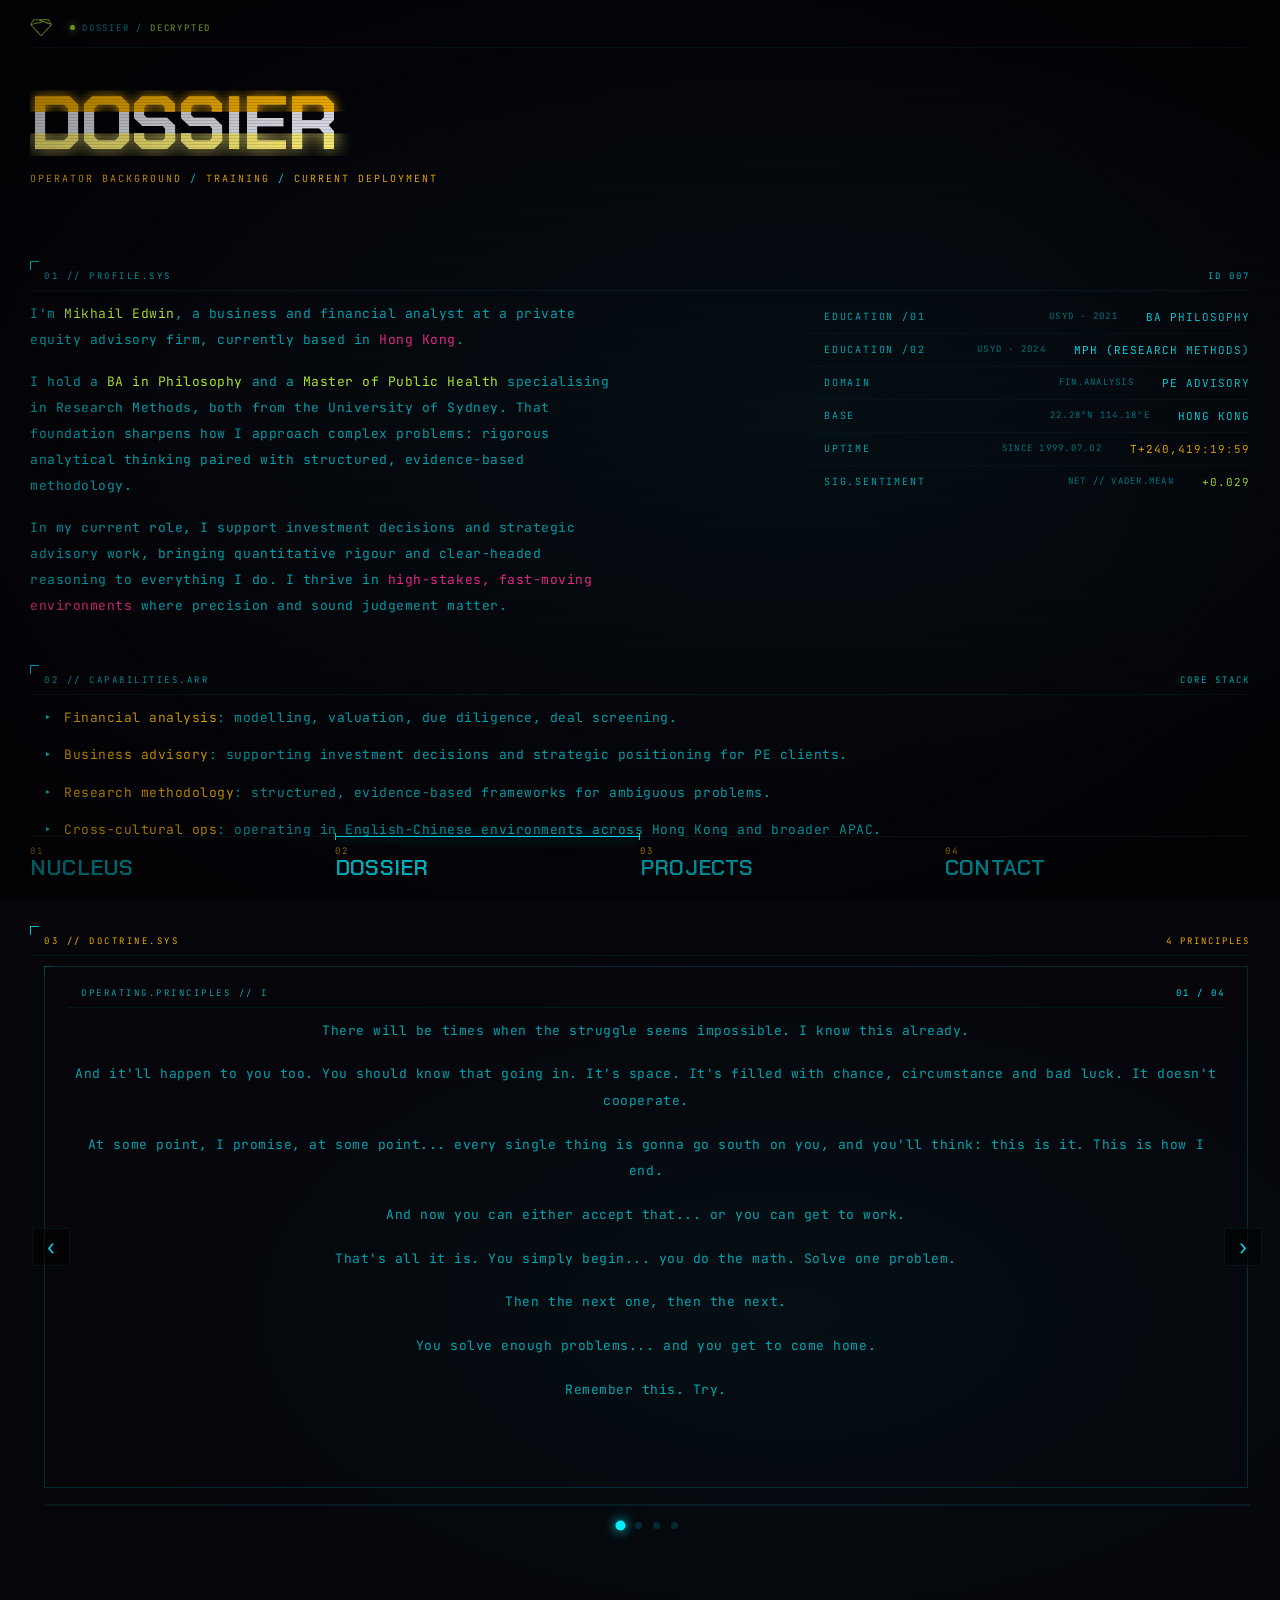
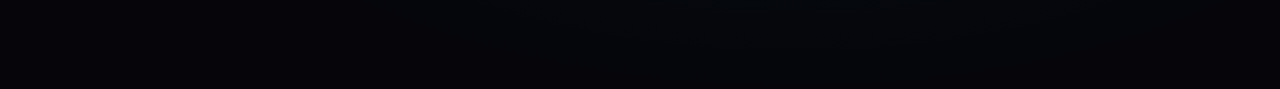
<file: dossier.html>
<!DOCTYPE html>
<html lang="en">
<head>
<meta charset="UTF-8" />
<meta name="viewport" content="width=device-width, initial-scale=1.0" />
<title>MIKHAIL EDWIN // DOSSIER</title>
<link rel="preconnect" href="https://fonts.googleapis.com">
<link rel="preconnect" href="https://fonts.gstatic.com" crossorigin>
<link href="https://fonts.googleapis.com/css2?family=Chakra+Petch:wght@300;600;700&family=JetBrains+Mono:wght@300;400;500&display=swap" rel="stylesheet">
<link rel="icon" href="favicon.svg" type="image/svg+xml">
<link rel="stylesheet" href="hud.css?v=9">
<style>
  .split { display: grid; grid-template-columns: minmax(0, 1fr) minmax(360px, 440px); gap: 52px; align-items: start; }
  .split .body { padding-left: 0; }
  /* The profile table sat at 9px next to 13px prose and read as an
     afterthought. Bring it up to match the column beside it. */
  .split .kv { font-size: 11px; padding: 9px 0 9px 14px; }
  .split .kv .k { font-size: 10px; letter-spacing: .18em; }
  .kv .sub2 { color: var(--cy-2); font-size: 9px; letter-spacing: .14em; margin-left: auto; margin-right: 16px; opacity: .72; }

  /* DOCTRINE carousel */
  .carousel { position: relative; margin-left: 14px; }
  .track {
    display: flex; overflow-x: auto; scroll-snap-type: x mandatory;
    scroll-behavior: smooth; scrollbar-width: none; -webkit-overflow-scrolling: touch;
  }
  .track::-webkit-scrollbar { display: none; }
  .doctrine-slide { flex: 0 0 100%; min-width: 100%; scroll-snap-align: center; padding-right: 2px;
    opacity: .38; transform: scale(.985); transition: opacity .45s ease, transform .45s ease; }
  .doctrine-slide.on { opacity: 1; transform: none; }
  .dblock { border: 1px solid var(--line-lo); padding: 20px 22px 22px; position: relative; height: clamp(400px, 58vh, 580px); display: flex; flex-direction: column; }
  .dblock::before { content: ''; position: absolute; top: -1px; left: -1px; width: 8px; height: 8px;
    border-top: 1px solid var(--cyan); border-left: 1px solid var(--cyan); }
  .doct {
    flex: 1; overflow-y: auto; text-align: center;
    font-size: 13px; line-height: 2.05; letter-spacing: .04em;
    color: var(--cy-2); text-transform: none;
    scrollbar-width: thin; scrollbar-color: var(--line-lo) transparent;
  }
  .doct::-webkit-scrollbar { width: 3px; }
  .doct::-webkit-scrollbar-thumb { background: var(--line-lo); }
  .doct p + p { margin-top: 17px; }

  .h.gold span, .h.gold b { color: var(--am-1); }
  .list li b { color: var(--am-1); font-weight: 400; }

  /* Each principle carries its own accent so the four read as
     four distinct voices rather than one long cyan block. */
  .acc-cy .doct { color: var(--cy-2); }
  .acc-cy .dblock::before, .acc-cy .dblock { border-color: rgba(0,240,255,.16); }
  .acc-cy .h b { color: var(--cy-1); }
  .acc-mg .doct { color: rgba(255,45,146,.78); }
  .acc-mg .dblock { border-color: rgba(255,45,146,.16); }
  .acc-mg .dblock::before { border-color: var(--magenta); }
  .acc-mg .h b, .acc-mg .h span { color: var(--mg-1); }
  .acc-am .doct { color: rgba(255,184,0,.80); }
  .acc-am .dblock { border-color: rgba(255,184,0,.16); }
  .acc-am .dblock::before { border-color: var(--amber); }
  .acc-am .h b, .acc-am .h span { color: var(--am-1); }
  .acc-lm .doct { color: rgba(193,255,58,.78); }
  .acc-lm .dblock { border-color: rgba(193,255,58,.16); }
  .acc-lm .dblock::before { border-color: var(--lime); }
  .acc-lm .h b, .acc-lm .h span { color: var(--lm-1); }
  .beam { height: 2px; margin-top: 16px; background: rgba(0,240,255,.08); overflow: hidden; }
  .beam i { display: block; height: 100%; width: 0; background: linear-gradient(90deg, var(--cyan), var(--magenta)); box-shadow: 0 0 8px var(--cyan); transition: width .15s linear; }
  .dots { display: flex; justify-content: center; gap: 11px; margin-top: 16px; }
  .dot { width: 7px; height: 7px; border-radius: 50%; border: none; padding: 0; background: var(--line); cursor: pointer;
    transition: background .25s, transform .25s, box-shadow .25s; }
  .dot.on { background: var(--cyan); transform: scale(1.45); box-shadow: 0 0 8px var(--cyan); }
  .arw { position: absolute; top: 50%; transform: translateY(-50%); z-index: 5; width: 38px; height: 38px;
    background: rgba(0,0,0,.6); border: 1px solid var(--line-lo); color: var(--cy-1);
    font-family: 'JetBrains Mono', monospace; font-size: 20px; line-height: 1; cursor: pointer;
    transition: border-color .2s, background .2s; }
  .arw:hover { border-color: var(--cyan); background: rgba(0,240,255,.1); }
  .arw.prev { left: -12px; } .arw.next { right: -12px; }
  @media (max-width: 900px) {
    .split { grid-template-columns: 1fr; gap: 26px; }
    .arw { display: none; }
    .carousel { margin-left: 12px; }
    .doct { font-size: 12px; }
  }
</style>
</head>
<body class="page">

<div class="hud">

  <header class="strip">
    <span class="mark"><img src="favicon.svg" alt="Mikhail Edwin" width="22" height="19"></span>
    <span class="build hide-s"><i class="pip"></i>DOSSIER / <em>DECRYPTED</em></span>
    <span class="spacer"></span>
  </header>

  <div class="sheet">

    <div class="phead">
      <div class="n"><span class="glitch" data-text="DOSSIER">DOSSIER</span></div>
      <div class="r">OPERATOR BACKGROUND <i>/</i> TRAINING <i>/</i> CURRENT DEPLOYMENT</div>
    </div>

    <div class="mod">
      <div class="h"><span>01 // PROFILE.SYS</span><b>ID 007</b></div>
      <div class="split">
        <div>
<p class="body">I'm <em>Mikhail Edwin</em>, a business and financial analyst at a private equity advisory firm, currently based in <u>Hong Kong</u>.</p>
        <p class="body">I hold a <em>BA in Philosophy</em> and a <em>Master of Public Health</em> specialising in Research Methods, both from the University of Sydney. That foundation sharpens how I approach complex problems: rigorous analytical thinking paired with structured, evidence-based methodology.</p>
        <p class="body">In my current role, I support investment decisions and strategic advisory work, bringing quantitative rigour and clear-headed reasoning to everything I do. I thrive in <u>high-stakes, fast-moving environments</u> where precision and sound judgement matter.</p>
        </div>
        <div>
      <div class="kv"><span class="k">EDUCATION /01</span><span class="sub2">USYD · 2021</span><span class="v c">BA PHILOSOPHY</span></div>
      <div class="kv"><span class="k">EDUCATION /02</span><span class="sub2">USYD · 2024</span><span class="v c">MPH (RESEARCH METHODS)</span></div>
      <div class="kv"><span class="k">DOMAIN</span><span class="sub2">FIN.ANALYSIS</span><span class="v c">PE ADVISORY</span></div>
      <div class="kv"><span class="k">BASE</span><span class="sub2">22.28°N 114.18°E</span><span class="v c">HONG KONG</span></div>
      <div class="kv"><span class="k">UPTIME</span><span class="sub2">SINCE 1999.07.02</span><span class="v t" id="dossier-uptime">---</span></div>
      <div class="kv"><span class="k">SIG.SENTIMENT</span><span class="sub2">NET // VADER.MEAN</span><span class="v life" id="dossier-sent">---</span></div>
        </div>
      </div>
    </div>

    <div class="mod">
      <div class="h"><span>02 // CAPABILITIES.ARR</span><b>CORE STACK</b></div>
      <ul class="list">
        <li><b>Financial analysis</b>: modelling, valuation, due diligence, deal screening.</li>
        <li><b>Business advisory</b>: supporting investment decisions and strategic positioning for PE clients.</li>
        <li><b>Research methodology</b>: structured, evidence-based frameworks for ambiguous problems.</li>
        <li><b>Cross-cultural ops</b>: operating in English-Chinese environments across Hong Kong and broader APAC.</li>
        <li><b>Analytical writing</b>: committed positions, defended with evidence, never hedged.</li>
      </ul>
    </div>

    <div class="mod">
      <div class="h gold"><span>03 // DOCTRINE.SYS</span><b>4 PRINCIPLES</b></div>
      <div class="carousel">
        <button class="arw prev" aria-label="Previous">&lsaquo;</button>
        <div class="track" id="track">
    <div class="doctrine-slide acc-cy"><div class="dblock">
      <div class="h"><span>OPERATING.PRINCIPLES // I</span><b>01 / 04</b></div>
      <div class="doct"><p>There will be times when the struggle seems impossible. I know this already.</p>
        <p>And it'll happen to you too. You should know that going in. It's space. It's filled with chance, circumstance and bad luck. It doesn't cooperate.</p>
        <p>At some point, I promise, at some point... every single thing is gonna go south on you, and you'll think: this is it. This is how I end.</p>
        <p>And now you can either accept that... or you can get to work.</p>
        <p>That's all it is. You simply begin... you do the math. Solve one problem.</p>
        <p>Then the next one, then the next.</p>
        <p>You solve enough problems... and you get to come home.</p>
        <p>Remember this. Try.</p></div>
    </div></div>
    <div class="doctrine-slide acc-mg"><div class="dblock">
      <div class="h"><span>OPERATING.PRINCIPLES // II</span><b>02 / 04</b></div>
      <div class="doct"><p>Two Augusts henceforth<br>I will tell the truth<br>Oh, but you don't like it<br>You go home<br>You're in your Benz, I'm by the gate</p>
        <p>Now I go alone<br>Charm all the people I train for<br>I mean, well, but aim low<br>And I'll make it known<br>Like I'm getting paid</p>
        <p>That's just the way life goes<br>I like to slam doors closed<br>Trust me, I know it's always about me<br>I love you world, I'm sorry</p>
        <p>Two summers from now<br>We'll have been talking<br>But not all that often<br>We're cool now<br>I'll be on a boat and you're on a plane<br>Going somewhere same</p>
        <p>And I'll have a drink<br>Wistfully lean out my window<br>And watch the sun set on the lake<br>I might not feel real but it's okay<br>Mm</p>
        <p>'Cause that's just the way life goes<br>I push my luck, it shows<br>Thankful you don't send someone to kill me<br>I love you world, I'm sorry</p>
        <p>You are the best, but you are the worst<br>As sick as it sounds, I loved you first<br>I am a dick, it is what it is<br>A habit to kick, the age old curse<br>I tend to laugh whenever I'm sad<br>I stare at the crash, it actually works<br>Making amends<br>This shit never ends<br>I'm wrong again<br>Wrong again</p>
        <p>The way life goes<br>Joyriding down our road<br>Lay on the horn<br>To prove that it haunts me<br>I love you world, I'm sorry</p>
        <p>The way life goes<br>I wanna speak in code<br>Hope that I don't<br>Won't make it about me<br>I love you world, I'm sorry</p></div>
    </div></div>
    <div class="doctrine-slide acc-am"><div class="dblock">
      <div class="h"><span>OPERATING.PRINCIPLES // III</span><b>03 / 04</b></div>
      <div class="doct"><p>I didn't think you'd understand me<br>How could you ever even try?<br>I don't wanna tiptoe, but I don't wanna hide<br>But I don't wanna feed this monstrous fire<br>Just wanna let this story die<br>And I'll be alright</p>
        <p>We can't be friends<br>But I'd like to just pre-etend<br>You cling to your papers and pens<br>Wait until you like me again<br>Wait for your love<br>My love, I'll wait for your love</p>
        <p>Me and my truth, we sit in silence<br>Mmm, baby girl, it's just me and you<br>'Cause I don't wanna argue, but I don't wanna bite<br>My tongue, yeah, I think I'd rather die<br>You got me misunderstood<br>But at least I look this good</p>
        <p>We can't be friends<br>But I'd like to just pre-etend<br>You cling to your papers and pens<br>Wait until you like me again<br>Wait for your love<br>My love, I'll wait for your love<br>I'll wait for your love<br>My love, I'll wait for your love</p>
        <p>Know that you made me<br>I don't like how you paint me, yet I'm still here hanging<br>Not what you made me<br>It's something like a daydream<br>But I feel so seen in the night<br>So for now, it's only me<br>And maybe that's all I need</p>
        <p>We can't be friends<br>But I'd like to just pre-etend<br>You cling to your papers and pens<br>Wait until you like me again<br>Wait for your love<br>My love, I'll wait for your love<br>I'll wait for your love<br>My love, I'll wait for your love</p>
        <p>I'll wait for your love<br>I'll wait for your love<br>I'll wait for your love<br>I'll wait for your love<br>I'll wait for your love</p></div>
    </div></div>
    <div class="doctrine-slide acc-lm"><div class="dblock">
      <div class="h"><span>OPERATING.PRINCIPLES // IV</span><b>04 / 04</b></div>
      <div class="doct"><p>Ooh-ooh-ooh, ooh-ooh (ooh-ooh)<br>Ooh-ooh-ooh, ooh-ooh (ooh-ooh)<br>Ooh-ooh-ooh, ooh-ooh (ooh-ooh)<br>Ooh-ooh</p>
        <p>You hit like a drunk cigarette<br>The feelin' amplified<br>By sayin' things I never meant, oh, yeah<br>I leave me filled with regret<br>At the end of the night<br>I always find myself wonderin' why, oh, yeah</p>
        <p>Do you got plans for life?<br>'Cause I don't wanna just romance tonight<br>I wanna see myself in another light, oh, yeah<br>With rhythm, there is rhyme<br>With you, there always can be I<br>I wanna see myself in another light, ooh</p>
        <p>I don't wanna talk down on your lover<br>I don't wanna be a world-wrecker<br>I just know I can be better, be better, be better<br>I don't wanna talk down on your lover<br>I don't wanna be a broken record<br>I just know I can be better, be better, be better</p>
        <p>I sit on the fire escape<br>I talk and talk 'til dawn<br>I open up to you about my wrongs, oh, yeah<br>Then I lay and contemplate<br>Just one more round of love<br>Before I go home to another one</p>
        <p>Do you got plans for life?<br>'Cause I don't wanna just romance tonight<br>I wanna see myself in another light, oh, yeah<br>With rhythm, there is rhyme<br>With you, there always can be I<br>I wanna see myself in another light, ooh</p>
        <p>I don't wanna talk down on your lover<br>I don't wanna be a world-wrecker<br>I just know I can be better, be better, be better<br>I don't wanna talk down on your lover<br>I don't wanna be a broken record<br>I just know I can be better, be better, be better</p>
        <p>I don't wanna be how you formulate opinions on life, oh no<br>Or to say we made peace<br>And then your friends don't even wanna talk to me, no more, no more<br>I wanna kiss you on the bed and on the floor<br>When I'm poor, when I'm bored<br>I am yours, I am yours, I am yours</p>
        <p>I don't wanna talk down on your lover<br>I don't wanna be a world-wrecker<br>I just know I can be better, be better, be better<br>I don't wanna talk down on your lover<br>I don't wanna be a broken record<br>I just know I can be better, be better, be better</p>
        <p>Ooh-ooh-ooh, ooh-ooh (ooh-ooh)<br>Ooh-ooh, ooh-ooh-ooh, ooh-ooh (ooh-ooh, ooh)<br>Ooh-ooh, ooh-ooh-ooh, ooh-ooh (ooh-ooh, ooh)<br>Ooh-ooh, ooh-ooh-ooh, ooh-ooh (ooh-ooh, ooh)</p></div>
    </div></div>
        </div>
        <button class="arw next" aria-label="Next">&rsaquo;</button>
        <div class="beam"><i id="beam"></i></div>
        <div class="dots" id="dots"></div>
      </div>
    </div>

  </div>

  <nav class="menu" id="menu">
    <span class="menu-scan" id="scan"></span>
    <a class="mi" href="index.html"><span class="idx">01</span><span class="t2">Nucleus</span><span class="c2">The living core</span></a>
    <a class="mi on" href="#"><span class="idx">02</span><span class="t2">Dossier</span><span class="c2">You are here</span></a>
    <a class="mi" href="projects.html"><span class="idx">03</span><span class="t2">Projects</span><span class="c2">What I am building</span></a>
    <a class="mi" href="https://linkedin.com/in/mikhailedwin" target="_blank" rel="noopener"><span class="idx">04</span><span class="t2">Contact</span><span class="c2">Open the uplink</span></a>
  </nav>

</div>

<script src="hud-nav.js?v=5"></script>
<script>
(function () {
  'use strict';
  var RM = matchMedia('(prefers-reduced-motion: reduce)').matches;
  var $ = function (i) { return document.getElementById(i); };
  function pad(n) { return String(n).padStart(2, '0'); }

  /* ── Live values in the profile table ────────────────────── */
  var BIRTH = new Date('1999-07-02T09:15:00Z').getTime();
  var up = $('dossier-uptime');
  if (up) {
    (function tick() {
      var s = Math.floor((Date.now() - BIRTH) / 1000);
      up.textContent = 'T+' + Math.floor(s / 3600).toLocaleString('en-US') + ':' + pad(s % 3600 / 60 | 0) + ':' + pad(s % 60);
      setTimeout(tick, 1000);
    })();
  }
  fetch('sentiment.json?t=' + Math.floor(Date.now() / 21600000))
    .then(function (r) { return r.json(); })
    .then(function (d) {
      var v = Object.keys(d).filter(function (k) { return k !== 'updated'; })
        .map(function (k) { return d[k]; }).filter(function (n) { return typeof n === 'number'; });
      if (!v.length) return;
      var m = v.reduce(function (a, b) { return a + b; }, 0) / v.length;
      var el = $('dossier-sent');
      if (el) el.textContent = (m >= 0 ? '+' : '') + m.toFixed(3);
    })
    .catch(function () {});

  /* ── DOCTRINE carousel ───────────────────────────────────── */
  (function () {
    var track = $('track');
    if (!track) return;
    var slides = [].slice.call(track.children);
    var dots = $('dots'), beam = $('beam'), cur = 0;

    slides.forEach(function (_, i) {
      var b = document.createElement('button');
      b.className = 'dot' + (i === 0 ? ' on' : '');
      b.setAttribute('aria-label', 'Principle ' + (i + 1));
      b.addEventListener('click', function () { go(i); });
      dots.appendChild(b);
    });
    var dotEls = [].slice.call(dots.children);
    slides[0].classList.add('on');

    function go(i) {
      i = Math.max(0, Math.min(slides.length - 1, i));
      track.scrollTo({ left: i * track.clientWidth, behavior: RM ? 'auto' : 'smooth' });
    }
    function setActive(i) {
      if (i === cur) return;
      cur = i;
      dotEls.forEach(function (d, n) { d.classList.toggle('on', n === i); });
      slides.forEach(function (s, n) { s.classList.toggle('on', n === i); });
    }
    var raf;
    track.addEventListener('scroll', function () {
      cancelAnimationFrame(raf);
      raf = requestAnimationFrame(function () {
        setActive(Math.max(0, Math.min(slides.length - 1, Math.round(track.scrollLeft / track.clientWidth))));
        var max = track.scrollWidth - track.clientWidth;
        beam.style.width = (max > 0 ? track.scrollLeft / max * 100 : 0) + '%';
      });
    });
    document.querySelector('.arw.prev').addEventListener('click', function () { go(cur - 1); });
    document.querySelector('.arw.next').addEventListener('click', function () { go(cur + 1); });
    document.addEventListener('keydown', function (e) {
      if (e.key === 'ArrowLeft') go(cur - 1);
      else if (e.key === 'ArrowRight') go(cur + 1);
    });

    /* ── Per-line binary corruption, <br> structure preserved ── */
    if (RM) return;
    var NOISE = '01100101001101\u2588\u2593\u259101\u259210';
    function binWord(w) {
      var n = Math.max(4, Math.min(w.length, 8)), o = '';
      for (var i = 0; i < n; i++) o += (Math.random() > .5 ? '1' : '0');
      return o;
    }
    function corrupt(line, mode) {
      if (!line.trim()) return line;
      if (mode === 'char') {
        var ch = line.split(''), hits = 1 + Math.floor(Math.random() * 3);
        for (var n = 0; n < hits; n++) {
          var p = Math.floor(Math.random() * ch.length);
          if (ch[p].trim()) ch[p] = NOISE[Math.floor(Math.random() * NOISE.length)];
        }
        return ch.join('');
      }
      var tk = line.split(/(\s+)/), idx = [];
      tk.forEach(function (t, i) { if (t.trim()) idx.push(i); });
      if (!idx.length) return line;
      var c = idx[Math.floor(Math.random() * idx.length)];
      tk[c] = binWord(tk[c]);
      return tk.join('');
    }
    function burst(el, html) {
      if (el._busy) return;
      el._busy = true;
      var parts = html.split(/<br\s*\/?>/i);
      var mode = Math.random() < .5 ? 'char' : 'word';
      var li = Math.floor(Math.random() * parts.length);
      var n = 0, total = 4 + Math.floor(Math.random() * 5);
      var id = setInterval(function () {
        var lines = parts.slice();
        lines[li] = corrupt(lines[li], mode);
        el.innerHTML = lines.join('<br>');
        el.style.opacity = Math.random() > .15 ? '1' : '.1';
        if (++n >= total) {
          clearInterval(id);
          el.innerHTML = html; el.style.opacity = ''; el._busy = false;
        }
      }, 42 + Math.random() * 58);
    }
    document.querySelectorAll('.doct p').forEach(function (el) {
      (function schedule() {
        setTimeout(function () { burst(el, el.innerHTML); schedule(); }, 2600 + Math.random() * 7200);
      })();
    });
  })();
})();
</script>
<script src="hud-glitch.js?v=5"></script>
</body>
</html>
</file>
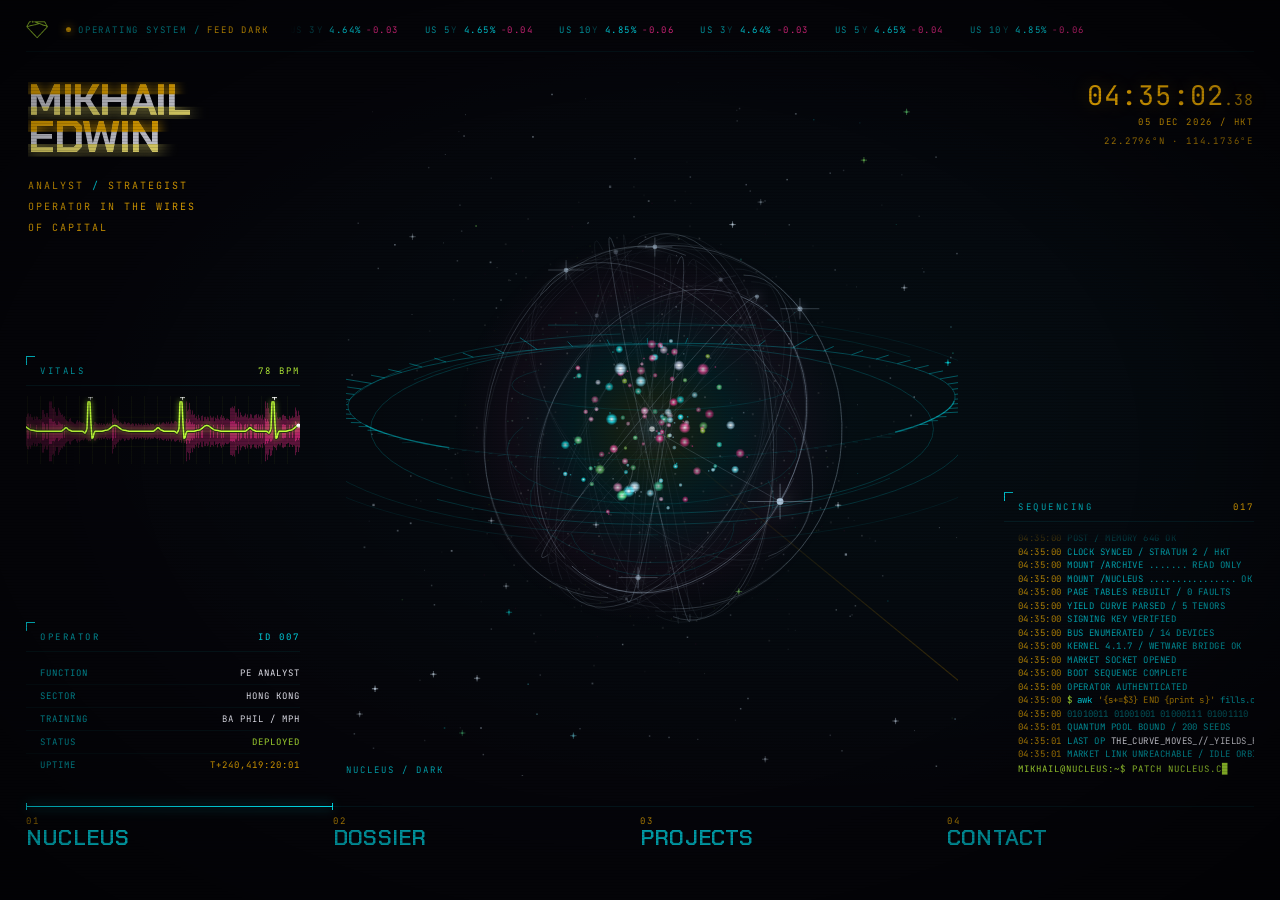
<file: hud.html>
<!DOCTYPE html>
<html lang="en">
<head>
<meta charset="UTF-8" />
<title>MIKHAIL EDWIN</title>
<link rel="canonical" href="https://www.mikhailedwin.com/">
<meta http-equiv="refresh" content="0; url=/">
<script>location.replace('/');</script>
</head>
<body style="background:#05050a"></body>
</html>
</file>
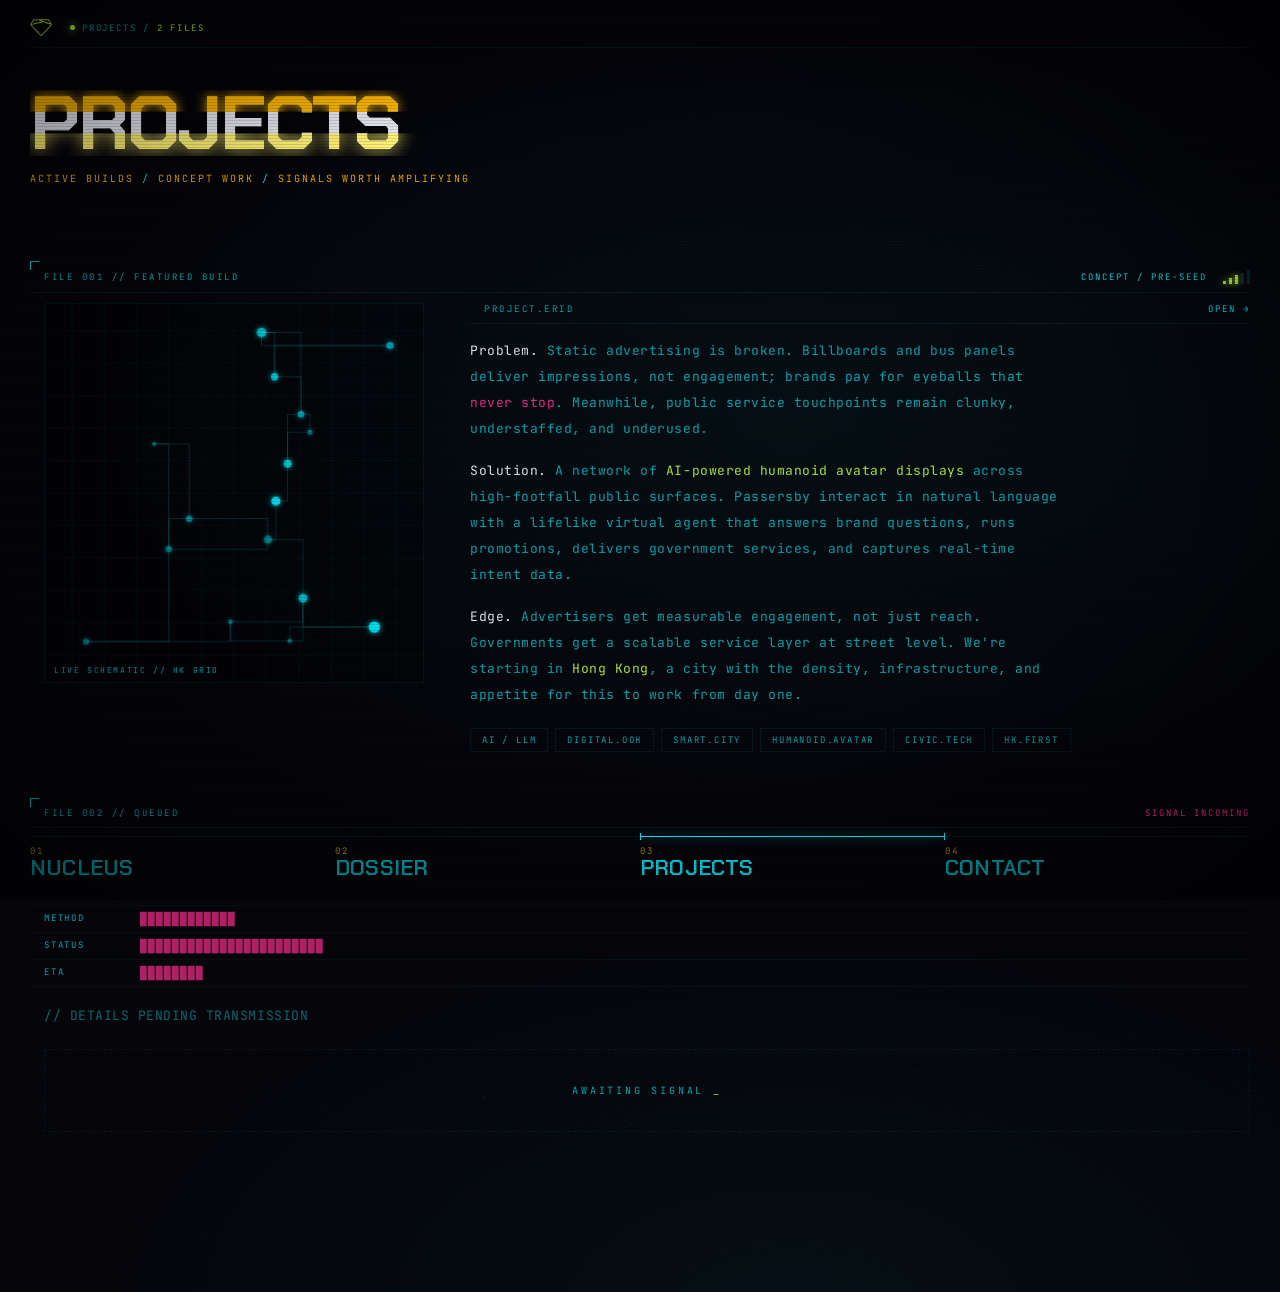
<file: projects.html>
<!DOCTYPE html>
<html lang="en">
<head>
<meta charset="UTF-8" />
<meta name="viewport" content="width=device-width, initial-scale=1.0" />
<title>MIKHAIL EDWIN // PROJECTS</title>
<link rel="preconnect" href="https://fonts.googleapis.com">
<link rel="preconnect" href="https://fonts.gstatic.com" crossorigin>
<link href="https://fonts.googleapis.com/css2?family=Chakra+Petch:wght@300;600;700&family=JetBrains+Mono:wght@300;400;500&display=swap" rel="stylesheet">
<link rel="icon" href="favicon.svg" type="image/svg+xml">
<link rel="stylesheet" href="hud.css?v=9">
<style>
  .case { display: grid; grid-template-columns: minmax(300px, 380px) minmax(0, 1fr); gap: 46px; align-items: start; padding-left: 14px; }
  .case .body, .case .tags { padding-left: 0; }
  .viz { position: relative; border: 1px solid var(--line-lo); background: rgba(0,0,0,.32); }
  .viz canvas { display: block; width: 100%; height: auto; }
  .viz .cap { position: absolute; left: 9px; bottom: 7px; font-size: 8px; letter-spacing: .2em; color: var(--cy-2); pointer-events: none; }
  .meta { display: flex; align-items: center; gap: 16px; }
  .sig { display: flex; gap: 3px; align-items: flex-end; height: 14px; }
  .sig i { width: 3px; background: var(--line); transition: background .3s, box-shadow .3s; }
  .sig i:nth-child(1){height:3px} .sig i:nth-child(2){height:6px} .sig i:nth-child(3){height:9px}
  .sig i:nth-child(4){height:11px} .sig i:nth-child(5){height:14px}
  .sig i.on { background: var(--lm-1); box-shadow: 0 0 6px var(--lm-1); }
  .redact { display: flex; gap: 18px; padding: 6px 0 6px 14px; font-size: 11px; border-bottom: 1px solid rgba(0,240,255,.045); }
  .redact .k { color: var(--cy-2); min-width: 78px; font-size: 9px; letter-spacing: .2em; }
  .redact .v { color: var(--mg-2); letter-spacing: 1px; transition: color .2s; }
  .redact:hover .v { color: var(--mg-1); }
  .slot { position: relative; margin-top: 20px; margin-left: 14px; border: 1px dashed var(--line-lo); padding: 34px; overflow: hidden; text-align: center; }
  .slot canvas { position: absolute; inset: 0; width: 100%; height: 100%; }
  .slot span { position: relative; font-size: 10px; letter-spacing: .28em; color: var(--cy-2); }
  .slot span::after { content: '_'; color: var(--lm-1); animation: blink 1s step-end infinite; }
  a.card { display: block; text-decoration: none; color: inherit; }
  a.card:focus-visible { outline: 1px solid var(--cy-1); outline-offset: 6px; }
  @media (max-width: 900px) {
    .case { grid-template-columns: 1fr; gap: 24px; padding-left: 12px; }
    .body, .list li { font-size: 12px; }
  }
</style>
</head>
<body class="page">

<div class="hud">

  <header class="strip">
    <span class="mark"><img src="favicon.svg" alt="Mikhail Edwin" width="22" height="19"></span>
    <span class="build hide-s"><i class="pip"></i>PROJECTS / <em>2 FILES</em></span>
    <span class="spacer"></span>
  </header>

  <div class="sheet">

    <div class="phead">
      <div class="n">
        <span class="glitch" data-text="PROJECTS">PROJECTS</span>
      </div>
      <div class="r">ACTIVE BUILDS <i>/</i> CONCEPT WORK <i>/</i> SIGNALS WORTH AMPLIFYING</div>
    </div>

    <!-- ERID -->
    <div class="mod">
      <div class="h">
        <span>FILE 001 // FEATURED BUILD</span>
        <b class="meta">CONCEPT / PRE-SEED <span class="sig" id="sig"><i></i><i></i><i></i><i></i><i></i></span></b>
      </div>

      <a class="card" href="https://calledex.mikhailedwin.com" target="_blank" rel="noopener">
        <div class="case">
          <div class="viz">
            <canvas id="schem" width="420" height="420"></canvas>
            <div class="cap">LIVE SCHEMATIC // HK GRID</div>
          </div>
          <div>
            <div class="h" style="margin-bottom:14px"><span>PROJECT.ERID</span><b>OPEN &rarr;</b></div>
            <p class="body"><b>Problem.</b> Static advertising is broken. Billboards and bus panels deliver impressions, not engagement; brands pay for eyeballs that <u>never stop</u>. Meanwhile, public service touchpoints remain clunky, understaffed, and underused.</p>
            <p class="body"><b>Solution.</b> A network of <em>AI-powered humanoid avatar displays</em> across high-footfall public surfaces. Passersby interact in natural language with a lifelike virtual agent that answers brand questions, runs promotions, delivers government services, and captures real-time intent data.</p>
            <p class="body"><b>Edge.</b> Advertisers get measurable engagement, not just reach. Governments get a scalable service layer at street level. We're starting in <em>Hong Kong</em>, a city with the density, infrastructure, and appetite for this to work from day one.</p>
            <div class="tags">
              <span class="tag">AI / LLM</span>
              <span class="tag">DIGITAL.OOH</span>
              <span class="tag">SMART.CITY</span>
              <span class="tag">HUMANOID.AVATAR</span>
              <span class="tag">CIVIC.TECH</span>
              <span class="tag">HK.FIRST</span>
            </div>
          </div>
        </div>
      </a>
    </div>

    <!-- MONEYBALL -->
    <div class="mod">
      <div class="h"><span>FILE 002 // QUEUED</span><b class="dn">SIGNAL INCOMING</b></div>
      <div class="h" style="margin:18px 0 12px"><span>PROJECT.MONEYBALL</span><b class="dn">CLASSIFIED</b></div>
      <div class="redact"><span class="k">TARGET</span><span class="v">██████████████████</span></div>
      <div class="redact"><span class="k">METHOD</span><span class="v">████████████</span></div>
      <div class="redact"><span class="k">STATUS</span><span class="v">███████████████████████</span></div>
      <div class="redact"><span class="k">ETA</span><span class="v">████████</span></div>
      <p class="body" style="margin-top:16px;opacity:.62">// DETAILS PENDING TRANSMISSION</p>

      <div class="slot">
        <canvas id="static"></canvas>
        <span>AWAITING SIGNAL </span>
      </div>
    </div>

  </div>

  <nav class="menu" id="menu">
    <span class="menu-scan" id="scan"></span>
    <a class="mi" href="index.html"><span class="idx">01</span><span class="t2">Nucleus</span><span class="c2">The living core</span></a>
    <a class="mi" href="dossier.html"><span class="idx">02</span><span class="t2">Dossier</span><span class="c2">Background and doctrine</span></a>
    <a class="mi on" href="#"><span class="idx">03</span><span class="t2">Projects</span><span class="c2">You are here</span></a>
    <a class="mi" href="https://linkedin.com/in/mikhailedwin" target="_blank" rel="noopener"><span class="idx">04</span><span class="t2">Contact</span><span class="c2">Open the uplink</span></a>
  </nav>

</div>

<script src="hud-nav.js?v=5"></script>
<script>
(function () {
  'use strict';
  var RM = matchMedia('(prefers-reduced-motion: reduce)').matches;
  var QRN = [], qi = 0;
  function qrand() { return QRN.length ? QRN[qi++ % QRN.length] : Math.random(); }
  fetch('quantum_rng.json?w=' + Math.floor(Date.now() / 6048e5))
    .then(function (r) { return r.json(); })
    .then(function (d) { if (d.values && d.values.length) QRN = d.values; })
    .catch(function () {});

  /* ── ERID schematic: quantum-seeded Hong Kong street grid ── */
  (function () {
    var cv = document.getElementById('schem');
    if (!cv) return;
    var c = cv.getContext('2d'), W = cv.width, H = cv.height;
    var nodes = [], edges = [];
    for (var i = 0; i < 16; i++) {
      nodes.push({ x: 30 + qrand() * (W - 60), y: 30 + qrand() * (H - 60),
                   r: 2 + qrand() * 2.5, ph: qrand() * 6.28, sp: .8 + qrand() * 1.6 });
    }
    nodes.forEach(function (a, ai) {
      var d = nodes.map(function (b, bi) { return { i: bi, d: Math.abs(a.x-b.x) + Math.abs(a.y-b.y) }; })
        .filter(function (e) { return e.i !== ai; }).sort(function (p, q) { return p.d - q.d; });
      for (var k = 0; k < 2; k++) {
        var bi = d[k].i;
        if (!edges.some(function (e) { return (e.a===ai&&e.b===bi)||(e.a===bi&&e.b===ai); })) edges.push({ a: ai, b: bi });
      }
    });
    var last = null;
    document.addEventListener('visibilitychange', function () { last = null; });
    function draw(ts) {
      if (!last) last = ts;
      last = ts;
      c.clearRect(0, 0, W, H);
      c.strokeStyle = 'rgba(0,240,255,.05)'; c.lineWidth = 1;
      for (var g = 30; g < W; g += 36) {
        c.beginPath(); c.moveTo(g, 0); c.lineTo(g, H); c.stroke();
        c.beginPath(); c.moveTo(0, g); c.lineTo(W, g); c.stroke();
      }
      c.strokeStyle = 'rgba(0,240,255,.18)';
      edges.forEach(function (e) {
        var a = nodes[e.a], b = nodes[e.b];
        c.beginPath(); c.moveTo(a.x, a.y); c.lineTo(b.x, a.y); c.lineTo(b.x, b.y); c.stroke();
      });
      var t = ts / 1000;
      nodes.forEach(function (n) {
        var pulse = RM ? .5 : (Math.sin(t * n.sp + n.ph) + 1) / 2;
        c.fillStyle = 'rgba(0,240,255,' + (.35 + pulse * .45) + ')';
        c.shadowColor = '#00f0ff'; c.shadowBlur = 6;
        c.beginPath(); c.arc(n.x, n.y, n.r + pulse * 2, 0, 6.28); c.fill();
        c.shadowBlur = 0;
      });
      if (!RM) requestAnimationFrame(draw);
    }
    requestAnimationFrame(draw);
  })();

  /* ── Signal meter rises on load ──────────────────────────── */
  (function () {
    var m = document.getElementById('sig');
    if (!m) return;
    [].slice.call(m.children).forEach(function (b, i) {
      setTimeout(function () { b.classList.add('on'); }, 400 + i * 380);
    });
  })();

  /* ── Redacted rows corrupt on hover, never reveal ────────── */
  (function () {
    var G = '█▓▒░';
    document.querySelectorAll('.redact .v').forEach(function (el) {
      var orig = el.textContent;
      el.parentElement.addEventListener('mouseenter', function () {
        if (el._busy || RM) return;
        el._busy = true;
        var n = 0, id = setInterval(function () {
          var o = '';
          for (var i = 0; i < orig.length; i++) o += G[Math.floor(Math.random() * G.length)];
          el.textContent = o;
          if (++n >= 6) { clearInterval(id); el.textContent = orig; el._busy = false; }
        }, 50);
      });
    });
  })();

  /* ── Dead channel static ─────────────────────────────────── */
  (function () {
    var cv = document.getElementById('static');
    if (!cv) return;
    var c = cv.getContext('2d');
    function size() { cv.width = cv.clientWidth; cv.height = cv.clientHeight; }
    size(); addEventListener('resize', size);
    function frame() {
      var W = cv.width, H = cv.height;
      c.clearRect(0, 0, W, H);
      c.fillStyle = 'rgba(0,240,255,.06)';
      var n = Math.floor(W * H / 900);
      for (var i = 0; i < n; i++) c.fillRect(Math.random() * W, Math.random() * H, 1.5, 1.5);
    }
    frame();
    if (!RM) setInterval(frame, 125);
  })();
})();
</script>
<script src="hud-glitch.js?v=5"></script>
</body>
</html>
</file>
<file: hud.css>
/* ===========================================================
   HUD.CSS — the shared instrument language
   Linked by index / projects / dossier so a colour change is
   a one-file edit rather than three.

   Every colour has exactly one job:
     CYAN     structure, rings, modules, labels
     MAGENTA  losses, alerts, menu captions
     AMBER    the time domain, and the identity strapline
     LIME     life signs. vitals, online state, gains
   =========================================================== */

/* ===========================================================
   M.E.O.S — single-viewport instrument

   Every colour has exactly one job, and never does another one:
     CYAN     structure, rings, core, gaining bodies
     MAGENTA  losses. drawdown, losing bodies, losing ticks
     AMBER    the time domain. clock, date, timestamps, uptime
     LIME     life signs. online status, the ECG, the pulse
   Four colours, four meanings, so the screen stays readable.
   =========================================================== */
:root {
  --bg:      #05050a;
  --cyan:    #00f0ff;
  --magenta: #ff2d92;
  --amber:   #ffb800;
  --lime:    #c1ff3a;

  /* No grey anywhere. Every text tier is a tint of the colour that owns
     its meaning, which is both more colourful AND more legible than the
     desaturated blue-grey it replaces. */
  --ink:   #e8e8f2;
  --cy-1:  rgba(0, 240, 255, .92);
  --cy-2:  rgba(0, 240, 255, .68);
  --cy-3:  rgba(0, 240, 255, .30);   /* hairlines only, never text */
  --am-1:  rgba(255, 184, 0, .92);
  --am-2:  rgba(255, 184, 0, .70);
  --lm-1:  rgba(193, 255, 58, .92);
  --lm-2:  rgba(193, 255, 58, .70);
  --mg-1:  rgba(255, 45, 146, .92);
  --mg-2:  rgba(255, 45, 146, .68);

  --text:    #e8e8f2;
  --line:    rgba(0, 240, 255, 0.15);
  --line-lo: rgba(0, 240, 255, 0.07);
  --low:     rgba(0, 240, 255, 0.22);   /* rules only */
}
* { margin: 0; padding: 0; box-sizing: border-box; }
html, body { height: 100%; }
body {
  background:
    radial-gradient(ellipse 90% 70% at 62% 46%, rgba(0,240,255,.045) 0%, transparent 62%),
    var(--bg);
  color: var(--cy-2);
  font-family: 'JetBrains Mono', monospace;
  font-size: 10px;
  letter-spacing: 0.1em;
  text-transform: uppercase;
  overflow: hidden;
  -webkit-font-smoothing: antialiased;
}
::selection { background: var(--cyan); color: var(--bg); }

/* Very restrained film. One layer, no blend mode. */
body::after {
  content: ''; position: fixed; inset: 0; z-index: 60; pointer-events: none;
  background:
    repeating-linear-gradient(0deg, transparent 0 2px, rgba(0,0,0,.13) 2px 3px),
    radial-gradient(ellipse at center, transparent 55%, rgba(0,0,0,.5) 100%);
}

/* ── Shell: asymmetric, wide gutters ──────────────────────── */
.hud {
  position: relative; z-index: 2;
  height: 100svh;
  display: grid;
  grid-template-columns: 274px 1fr 250px;
  grid-template-rows: 34px 1fr 74px;
  column-gap: 46px;
  row-gap: 30px;
  padding: 18px 26px 20px;
}
.col { display: flex; flex-direction: column; justify-content: space-between; min-height: 0; }

/* ── Module language ──────────────────────────────────────── */
.mod { position: relative; padding-top: 9px; min-height: 0; }
.mod + .mod { margin-top: 34px; }
.mod::before {
  content: ''; position: absolute; top: 0; left: 0;
  width: 8px; height: 8px;
  border-top: 1px solid var(--cyan); border-left: 1px solid var(--cyan);
  opacity: .8;
}
.h {
  display: flex; justify-content: space-between; align-items: baseline;
  font-size: 9px; letter-spacing: .28em; color: var(--cy-2);
  padding: 0 0 8px 14px; margin-bottom: 10px;
  border-bottom: 1px solid var(--line-lo);
}
.h b { color: var(--cy-1); font-weight: 400; letter-spacing: .22em; }
.h b.warn { color: var(--amber); }
.h b.dn { color: var(--magenta); }
.h b.life { color: var(--lm-1); }
.h.time b { color: var(--am-1); }

/* ── Top strip ────────────────────────────────────────────── */
.strip {
  grid-column: 1 / -1;
  display: flex; align-items: center; gap: 18px;
  border-bottom: 1px solid var(--line-lo);
  padding-bottom: 10px;
}
.mark { display: flex; align-items: center; }
.build { color: var(--cy-2); letter-spacing: .2em; font-size: 9px; white-space: nowrap; }
.build em { font-style: normal; color: var(--lm-1); }
.build em.warn { color: var(--am-1); }
/* live status pip */
.pip { display: inline-block; width: 5px; height: 5px; border-radius: 50%;
  background: var(--lime); box-shadow: 0 0 8px var(--lime); margin-right: 7px;
  vertical-align: 1px; animation: breathe 3s ease-in-out infinite; }
.pip.warn { background: var(--amber); box-shadow: 0 0 8px var(--amber); }
@keyframes breathe { 50% { opacity: .25; } }
.mark img { width: 22px; height: 19px; display: block; flex-shrink: 0; }
.strip .spacer { margin-left: auto; }

/* Tilt control, phones only. Sits inside the field but swallows its own
   tap so it cannot fire the Seven Eyes handoff underneath. */
.tilt-arm {
  position: absolute; right: 0; bottom: -6px; z-index: 3;
  background: none; border: 0; border-bottom: 1px solid var(--cy-3);
  color: var(--cy-1); font: 9px/1 'JetBrains Mono', monospace;
  letter-spacing: .22em; padding: 4px 2px 5px; cursor: pointer;
  -webkit-appearance: none; appearance: none; border-radius: 0;
}
.tilt-arm::before { content: '\25C6'; color: var(--lm-1); margin-right: 7px; font-size: 7px; vertical-align: 1px; }
.tilt-arm:active { color: var(--lm-1); border-bottom-color: var(--lm-1); }

/* ── Header tape: the market crawling across the top ───────
   Yields and prices share one rail. The symbol is structure so it
   stays cyan; only the move is coloured, lime up and magenta down,
   the same rule the rest of the machine follows. Amber is not used
   here, it belongs to the clock. */
.tape {
  flex: 1 1 auto; min-width: 0; position: relative; overflow: hidden;
  height: 14px; margin-left: 4px;
  -webkit-mask-image: linear-gradient(90deg, transparent, #000 5%, #000 95%, transparent);
          mask-image: linear-gradient(90deg, transparent, #000 5%, #000 95%, transparent);
}
.tape-rail {
  position: absolute; top: 0; left: 0; white-space: nowrap; will-change: transform;
  animation: tape-roll 60s linear infinite;
}
.tape:hover .tape-rail, .tape:focus-within .tape-rail { animation-play-state: paused; }
@keyframes tape-roll { from { transform: translateX(0); } to { transform: translateX(-50%); } }
.tk { display: inline-block; margin-right: 26px; font-size: 9px; letter-spacing: .16em; line-height: 14px; }
.tk .s { color: var(--cy-2); }
.tk .p { color: var(--cy-1); margin-left: 6px; font-variant-numeric: tabular-nums; }
.tk .c { margin-left: 5px; font-variant-numeric: tabular-nums; }
.tk .c.up { color: var(--lm-1); }
.tk .c.dn { color: var(--mg-1); }
.tk.y .s::after { content: 'Y'; color: var(--cy-3); margin-left: 1px; }
.tk.stale .p { color: var(--cy-3); }
@media (prefers-reduced-motion: reduce) { .tape-rail { animation: none; } }

/* ── Identity: RGB-split glitch, ported from the homepage ─── */
.ident { padding-left: 2px; margin-bottom: 6px; }
.ident .n {
  font-family: 'Chakra Petch', sans-serif; font-weight: 700;
  font-size: clamp(34px, 3.4vw, 56px); line-height: .86;
  letter-spacing: -.03em; color: var(--ink); text-transform: uppercase;
}
.glitch { position: relative; display: block; }
.glitch::before, .glitch::after {
  content: attr(data-text);
  position: absolute; top: 0; left: 0; width: 100%;
  overflow: hidden; pointer-events: none;
}
.glitch::before {
  color: var(--amber); text-shadow: 0 0 12px var(--amber);
  animation: g1 2.8s infinite steps(1);
  clip-path: polygon(0 0, 100% 0, 100% 33%, 0 33%);
}
.glitch::after {
  color: #fff176; text-shadow: 0 0 18px #fff176;
  animation: g2 2.1s infinite steps(1);
  clip-path: polygon(0 66%, 100% 66%, 100% 100%, 0 100%);
}
.glitch.b::before { animation-duration: 3.3s; animation-delay: -1.1s; }
.glitch.b::after  { animation-duration: 2.6s; animation-delay: -.7s; }
@keyframes g1 {
  0%, 70%, 100% { transform: translate(0); opacity: 0; }
  71% { transform: translate(-5px, 1px);  opacity: 1;   color: var(--amber);   text-shadow: 0 0 12px var(--amber); }
  73% { transform: translate(3px, -2px);  opacity: .9;  color: var(--magenta); text-shadow: 0 0 12px var(--magenta); }
  74% { transform: translate(0);          opacity: 0; }
  86% { transform: translate(-3px, 2px);  opacity: .85; color: var(--amber);   text-shadow: 0 0 12px var(--amber); }
  88% { transform: translate(0);          opacity: 0; }
}
@keyframes g2 {
  0%, 62%, 100% { transform: translate(0); opacity: 0; }
  63% { transform: translate(6px, -2px);  opacity: 1;   color: #fff176;      text-shadow: 0 0 18px #fff176; }
  65% { transform: translate(-4px, 1px);  opacity: .95; color: var(--cyan);  text-shadow: 0 0 18px var(--cyan); }
  66% { transform: translate(0);          opacity: 0; }
  81% { transform: translate(4px, 1px);   opacity: .8;  color: var(--magenta); text-shadow: 0 0 18px var(--magenta); }
  83% { transform: translate(0);          opacity: 0; }
}
.ident .r { font-size: 10px; letter-spacing: .2em; color: var(--am-1); line-height: 2.1; margin-top: 18px; }
.ident .r i { font-style: normal; color: var(--cy-1); }

/* ── Key / value ──────────────────────────────────────────── */
.kv { display: flex; justify-content: space-between; gap: 12px; padding: 5px 0 5px 14px; font-size: 9px; }
.kv + .kv { border-top: 1px solid rgba(0,240,255,.045); }
.kv .k { color: var(--cy-2); }
.kv .v { color: var(--text); text-align: right; font-variant-numeric: tabular-nums; }
.kv .v.c { color: var(--cy-1); }
.kv .v.t { color: var(--am-1); }
.kv .v.life { color: var(--lm-1); }

/* ── Log ──────────────────────────────────────────────────── */
.logmod { flex: 0 1 auto; min-height: 0; display: flex; flex-direction: column; position: relative; overflow: hidden; }
/* a scanline crawls down the panel, forever */
.logmod::after {
  content: ''; position: absolute; left: 0; right: 0; height: 34px; top: -34px;
  pointer-events: none; z-index: 3;
  background: linear-gradient(180deg, transparent, rgba(0,240,255,.055) 55%, rgba(0,240,255,.13) 88%, transparent);
  animation: scan 4.2s linear infinite;
}
@keyframes scan { to { top: 100%; } }

.log {
  flex: 0 1 auto; min-height: 0; max-height: 54vh; overflow: hidden;
  display: flex; flex-direction: column; justify-content: flex-end;
  padding-left: 14px; position: relative;
  /* Scrollback runs off the top edge. Fade it so the clipped line reads
     as history falling away rather than as a broken row. */
  -webkit-mask-image: linear-gradient(180deg, transparent 0, #000 20px);
          mask-image: linear-gradient(180deg, transparent 0, #000 20px);
}
/* the whole panel tears sideways and splits its channels */
.log.tear { animation: tear .22s steps(2) 1; }
@keyframes tear {
  0%   { transform: translateX(0);    text-shadow: none; opacity: 1; }
  25%  { transform: translateX(-4px); text-shadow: 2px 0 var(--magenta), -2px 0 var(--cyan); opacity: .82; }
  50%  { transform: translateX(3px);  text-shadow: -3px 0 var(--magenta), 3px 0 var(--cyan); opacity: 1; }
  75%  { transform: translateX(-2px); text-shadow: 1px 0 var(--cyan); opacity: .7; }
  100% { transform: translateX(0);    text-shadow: none; opacity: 1; }
}
/* individual rows shear out of alignment */
.ln.slip { transform: translateX(9px); opacity: .55; }
.ln.inv  { background: rgba(0,240,255,.16); color: var(--bg); }
/* new rows type themselves in */
.ln.new { animation: typein .34s steps(18) both; }
@keyframes typein { from { clip-path: inset(0 100% 0 0); } to { clip-path: inset(0 0 0 0); } }
/* the caret that never stops blinking */
.caret {
  padding-left: 14px; color: var(--lm-1); font-size: 9px; line-height: 1.6;
  flex-shrink: 0;
}
.caret::after { content: '\2588'; animation: blink 1s steps(1) infinite; }
@keyframes blink { 50% { opacity: 0; } }
.ln { font-size: 9px; letter-spacing: .05em; color: var(--cy-2); white-space: nowrap; line-height: 1.5; }
.ln .ts { color: var(--am-2); }
.ln .s { color: var(--text); }
.ln .bin  { color: rgba(0,240,255,.42); letter-spacing: .02em; }
.ln .code { color: var(--cy-2); letter-spacing: .01em; text-transform: none; }
.ln .code .c-k { color: var(--am-2); }
.ln .code .c-f { color: var(--cy-1); }
.ln .code .c-n { color: var(--lm-2); }
.ln .code .c-c { color: rgba(0,240,255,.32); }
/* shell work: a lime prompt, the binary in cyan, flags dimmed back so
   the eye lands on what is actually being run */
.ln .sh { color: var(--cy-2); letter-spacing: .01em; text-transform: none; }
.ln .sh .p  { color: var(--lm-1); }
.ln .sh .b  { color: var(--cy-1); }
.ln .sh .fl { color: rgba(0,240,255,.42); }
.ln .sh .st { color: var(--am-2); }
.ln .out    { color: rgba(193,255,58,.62); text-transform: none; letter-spacing: .01em; }
.ln .out.bad { color: rgba(255,45,146,.72); }
.ln.up .n { color: var(--lm-1); }
.ln.dn .n { color: var(--mg-1); }

/* ── Bottom menu: reticle locks on as you sweep across ────── */
.menu {
  grid-column: 1 / -1;
  position: relative;
  border-top: 1px solid var(--line-lo);
  padding-top: 16px;
  display: flex; align-items: flex-start; gap: 0;
}
.menu-scan {
  position: absolute; top: -1px; left: 0;
  height: 1px; width: 0;
  background: var(--cyan);
  box-shadow: 0 0 12px var(--cyan);
  opacity: 0;
  pointer-events: none;
}
.menu-scan::before, .menu-scan::after {
  content: ''; position: absolute; top: -3px;
  width: 1px; height: 7px; background: var(--cyan);
}
.menu-scan::before { left: 0; }
.menu-scan::after { right: 0; }
.mi {
  flex: 1; position: relative;
  text-decoration: none; padding: 4px 0 0;
  display: block;
  transition: opacity .3s ease;
}
.mi .t2 {
  font-family: 'Chakra Petch', sans-serif; font-weight: 600;
  font-size: clamp(15px, 1.7vw, 26px); line-height: 1;
  letter-spacing: .01em; color: var(--cy-2);
  text-transform: uppercase;
  transition: color .3s ease, transform .35s cubic-bezier(.16,1,.3,1);
}
.mi .c2 {
  display: block; margin-top: 9px;
  font-size: 9px; letter-spacing: .18em; color: var(--mg-2);
  opacity: 0; transform: translateY(-4px);
  transition: opacity .3s ease, transform .35s cubic-bezier(.16,1,.3,1), color .3s;
}
.mi .idx {
  position: absolute; top: -8px; left: 0;
  font-size: 9px; letter-spacing: .2em; color: var(--am-2);
  transition: color .3s;
}
.menu:hover .mi { opacity: .34; }
.menu .mi:hover, .menu .mi:focus-visible { opacity: 1; }
.mi:hover .t2, .mi:focus-visible .t2 { color: var(--text); transform: translateX(4px); }
.mi:hover .c2, .mi:focus-visible .c2 { opacity: 1; transform: none; color: var(--mg-1); }
.mi:hover .idx, .mi:focus-visible .idx { color: var(--cyan); }
.mi.on .t2 { color: var(--cy-1); }
.mi:focus-visible { outline: none; }
.mi:focus-visible .t2 { text-shadow: 0 0 14px rgba(0,240,255,.5); }

/* ── Mobile ───────────────────────────────────────────────── */
@media (max-width: 900px) {
  body { overflow-y: auto; overflow-x: hidden; }

  /* Flatten the grid to one column and let the columns' children become
     direct flex items, so each module can be ordered independently. */
  .hud {
    display: flex; flex-direction: column;
    height: auto; min-height: 100svh;
    gap: 24px; padding: 16px 18px 44px;
  }
  .col { display: contents; }

  .strip         { order: 1; padding-bottom: 12px; flex-wrap: wrap; gap: 10px 14px; }
  .tape          { flex: 1 0 100%; margin-left: 0; order: 3; }
  .strip .spacer { display: none; }
  .ident         { order: 2; margin: 0; }
  .field         { order: 3; height: 44vh; min-height: 290px; }
  .menu          { order: 4; }
  .mod--vitals   { order: 5; }
  .mod--operator { order: 6; }
  .clk           { order: 7; text-align: left; }
  .mod--log      { order: 8; }
  .mod + .mod { margin-top: 0; }

  /* Type sized for a phone rather than a 1600px cockpit */
  .ident .n  { font-size: 46px; }
  .ident .r  { font-size: 11px; letter-spacing: .15em; margin-top: 14px; line-height: 1.95; }
  .h         { font-size: 10px; letter-spacing: .2em; padding-left: 12px; }
  .kv        { font-size: 11px; padding: 8px 0 8px 12px; gap: 14px; }
  .clk .big  { font-size: 38px; }
  .clk .l    { font-size: 10px; }
  .f-tag     { font-size: 10px; }
  .ln        { font-size: 10px; line-height: 1.6; }
  #wave      { height: 62px; }

  /* Menu becomes a stacked list, captions always shown */
  .menu { flex-direction: column; gap: 0; padding-top: 14px; }
  .mi { flex: none; padding: 13px 0; border-bottom: 1px solid var(--line-lo); }
  .mi .t2 { font-size: 23px; }
  .mi .c2 { opacity: 1; transform: none; margin-top: 4px; font-size: 10px; }
  .mi .idx { position: static; display: block; margin-bottom: 6px; font-size: 10px; }
  .menu:hover .mi { opacity: 1; }
  .menu-scan { display: none; }

  /* Log gets a bounded height instead of trying to fill a flex column */
  .logmod { flex: none; }
  .log { max-height: 220px; padding-left: 12px; }

  /* The status line stays on a phone, just tighter. Only the
     widest desktop-only bits still drop out. */
  .build.hide-s { display: block; font-size: 8px; letter-spacing: .14em; }
  .hide-s { display: none; }
}

@media (prefers-reduced-motion: reduce) {
  * { animation: none !important; transition: none !important; }
  .glitch::before, .glitch::after { display: none; }
}

/* ── Cross-page transitions ──────────────────────────────────
   Chromium/Safari get a short CRT settle. Firefox simply
   navigates, deliberately with no JS fallback: a scripted
   fade is exactly what leaves a page stuck when the back
   button restores it mid-animation.
   ─────────────────────────────────────────────────────────── */
@view-transition { navigation: auto; }
.strip { view-transition-name: hud-strip; }
.menu  { view-transition-name: hud-menu; }
/* Content crossfades with a slight drift and a CRT bloom on the way
   out. The named chrome below is pinned so the bar and the menu hold
   perfectly still while the page beneath them changes. */
::view-transition-old(root) { animation: vt-out .26s cubic-bezier(.4, 0, 1, 1) both; }
::view-transition-new(root) { animation: vt-in  .46s cubic-bezier(.16, 1, .3, 1) both; }
@keyframes vt-out {
  to { opacity: 0; transform: translateY(-10px) scale(.986); filter: blur(3px) brightness(1.5); }
}
@keyframes vt-in {
  from { opacity: 0; transform: translateY(16px) scale(1.014); filter: blur(5px) brightness(1.35); }
}
::view-transition-old(hud-strip), ::view-transition-new(hud-strip),
::view-transition-old(hud-menu),  ::view-transition-new(hud-menu) {
  animation: none; mix-blend-mode: normal;
}
::view-transition-group(hud-strip), ::view-transition-group(hud-menu) { animation-duration: .3s; }
@media (prefers-reduced-motion: reduce) {
  ::view-transition-old(root), ::view-transition-new(root) { animation: none; }
}

/* ── Page shell for the scrolling inner pages ──────────────── */
body.page { overflow-y: auto; overflow-x: hidden; }
.page .hud {
  height: auto; min-height: 100svh;
  display: flex; flex-direction: column;
  gap: 0; padding: 18px 30px 0;
  /* Chrome and content share one centred column. Left-aligning the
     sheet under full-bleed chrome dumped all the slack on the right. */
  max-width: 1460px; margin: 0 auto;
}
.page .strip { position: sticky; top: 0; z-index: 40; background: var(--bg); }
.sheet { flex: 1; padding: 34px 0 96px; width: 100%; }
.page .menu { position: sticky; bottom: 0; background: var(--bg); z-index: 40; margin-top: auto; }

/* page identity block */
.phead { padding: 8px 0 30px; }
.phead .n {
  font-family: 'Chakra Petch', sans-serif; font-weight: 700;
  font-size: clamp(38px, 6vw, 84px); line-height: .86;
  letter-spacing: -.03em; color: var(--ink); text-transform: uppercase;
}
.phead .r { font-size: 10px; letter-spacing: .2em; color: var(--am-1); margin-top: 16px; }
.phead .r i { font-style: normal; color: var(--cy-1); }

/* content modules */
.sheet .mod { margin-top: 46px; }
.sheet .mod:first-child { margin-top: 0; }
.mod + .mod { margin-top: 46px; }
.body {
  font-size: 13px; line-height: 2; letter-spacing: .04em;
  color: var(--cy-2); text-transform: none; padding-left: 14px; max-width: 74ch;
}
.body + .body { margin-top: 16px; }
.body b { color: var(--ink); font-weight: 400; }
.body em { font-style: normal; color: var(--lm-1); }
.body u  { text-decoration: none; color: var(--mg-1); }

.tags { display: flex; flex-wrap: wrap; gap: 7px; padding-left: 14px; margin-top: 20px; }
.tag {
  font-size: 9px; letter-spacing: .2em; color: var(--cy-2);
  border: 1px solid var(--line-lo); padding: 5px 11px;
  transition: color .2s, border-color .2s, transform .2s;
}
.tag:hover { color: var(--cy-1); border-color: var(--line); transform: translateY(-1px); }

.list { padding-left: 14px; list-style: none; }
.list li {
  font-size: 13px; line-height: 1.95; letter-spacing: .04em;
  color: var(--cy-2); text-transform: none; padding-left: 20px;
  position: relative; margin-bottom: 12px;
}
.list li::before { content: '▸'; position: absolute; left: 0; color: var(--cy-1); }
.list li b { color: var(--ink); font-weight: 400; }

/* ── Mobile overrides for the scrolling pages ────────────────
   Declared after the .page shell above so they actually win:
   equal specificity means source order decides. On a phone the
   menu is a ~240px stacked list, so sticking it to the bottom
   would swallow most of the screen. Let it end the document.
   ─────────────────────────────────────────────────────────── */
@media (max-width: 900px) {
  .page .hud { padding: 16px 18px 0; }
  .page .sheet { padding: 22px 0 40px; }
  .page .menu { position: static; }
  .phead .n { font-size: clamp(34px, 12vw, 52px); }
  .phead .r { font-size: 10px; letter-spacing: .16em; }
  .body { font-size: 12px; line-height: 1.95; padding-left: 12px; }
  .list li { font-size: 12px; }
  .tags { padding-left: 12px; }
}
</file>
